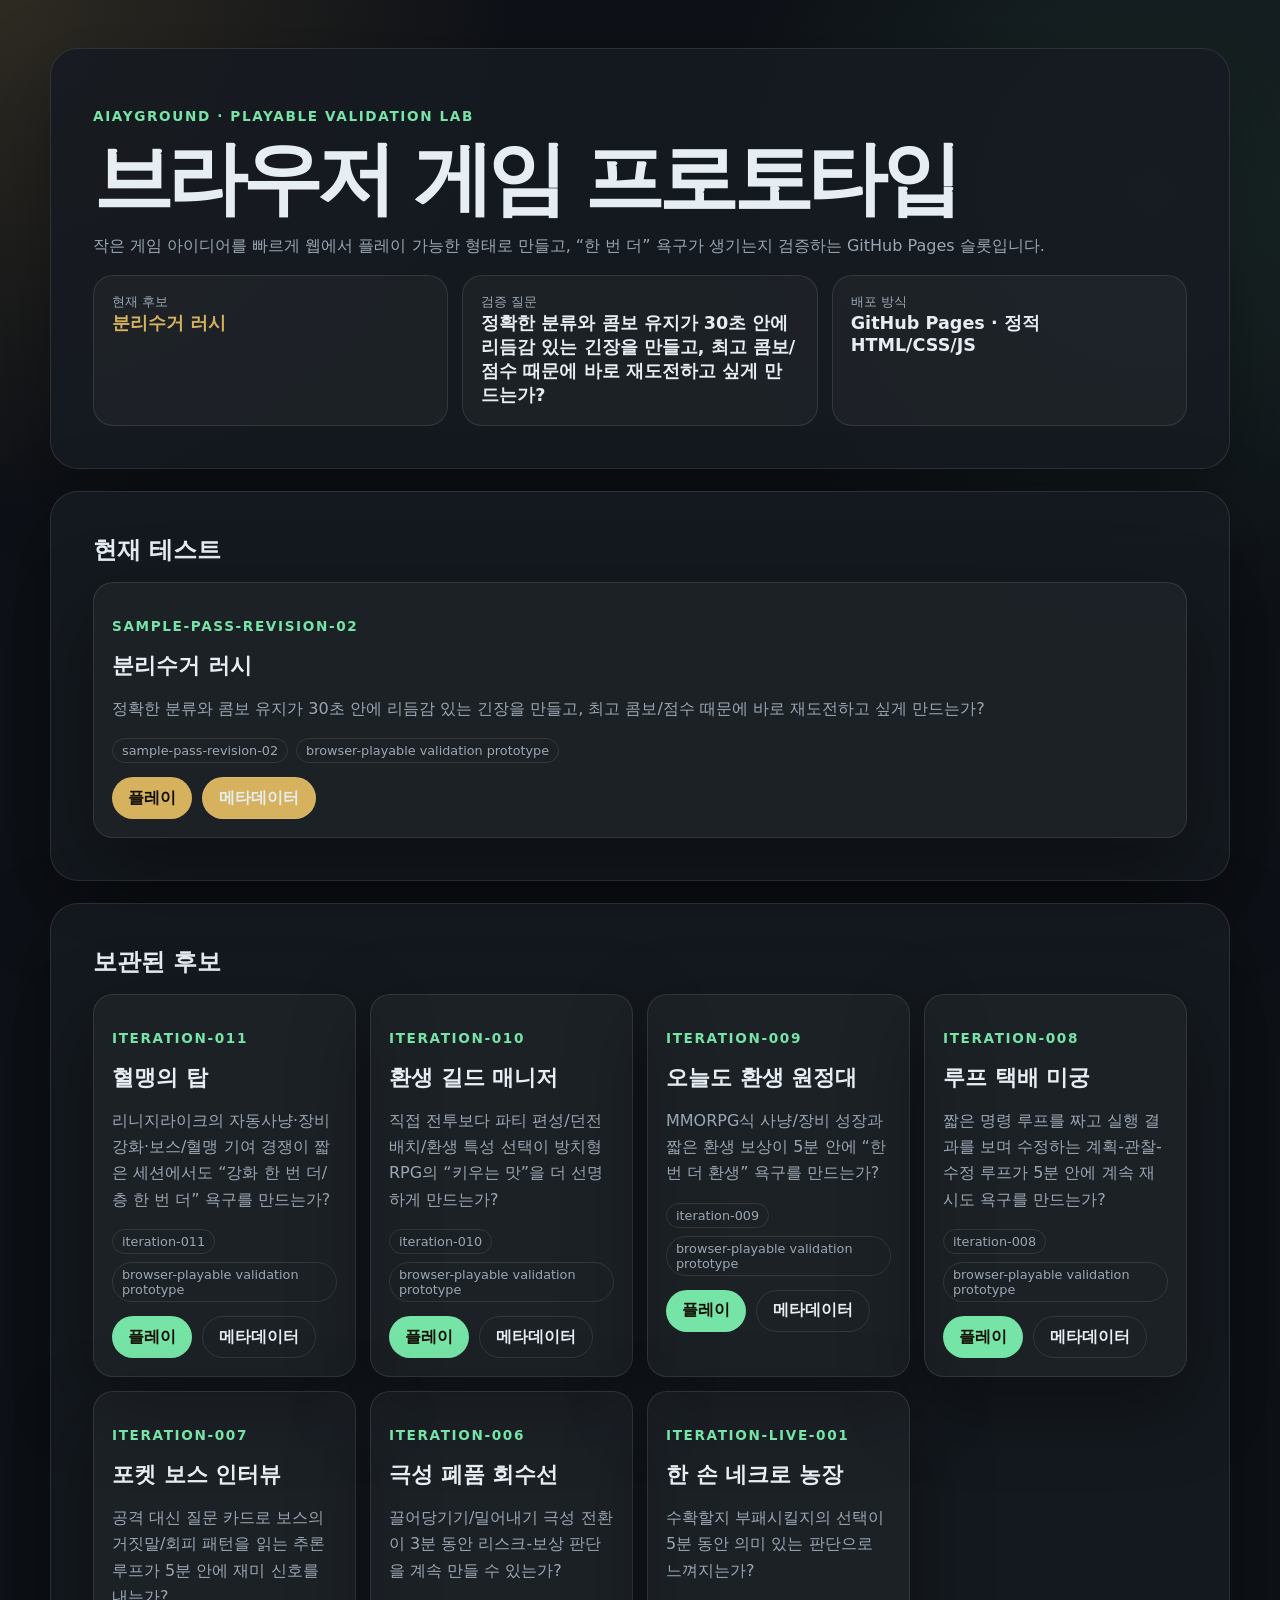
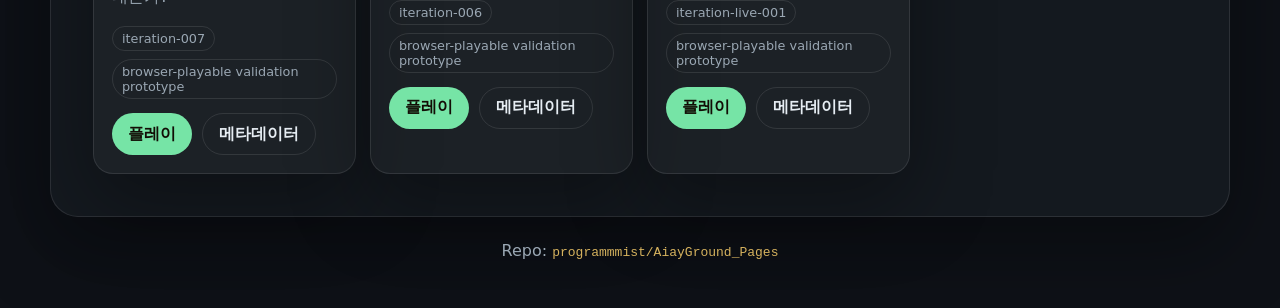
<file: index.html>
<!doctype html>
<html lang="ko">
<head>
<meta charset="utf-8"/>
<meta name="viewport" content="width=device-width, initial-scale=1, viewport-fit=cover"/>
<title>AiayGround Pages</title>
<meta name="description" content="AiayGround 브라우저 플레이어블 게임 프로토타입 검증 페이지"/>
<style>
:root{color-scheme:dark;--bg:#0e1117;--text:#e6edf3;--muted:#9aa7b3;--accent:#76e4a6;--gold:#d6b25e;--border:rgba(255,255,255,.1);font-family:ui-sans-serif,system-ui,-apple-system,BlinkMacSystemFont,"Segoe UI",sans-serif}*{box-sizing:border-box}body{margin:0;background:radial-gradient(circle at top left,rgba(214,178,94,.16),transparent 32rem),radial-gradient(circle at 90% 10%,rgba(118,228,166,.11),transparent 28rem),var(--bg);color:var(--text)}main{width:min(1180px,calc(100% - 32px));margin:0 auto;padding:48px 0}.hero,.section,.proto{border:1px solid var(--border);background:rgba(22,27,34,.88);border-radius:28px;box-shadow:0 28px 80px rgba(0,0,0,.35)}.hero,.section{padding:clamp(22px,4vw,42px)}.eyebrow{color:var(--accent);font-size:.85rem;font-weight:900;letter-spacing:.12em;text-transform:uppercase}h1{margin:12px 0;font-size:clamp(2.4rem,8vw,5rem);line-height:.95;letter-spacing:-.07em}h2{margin:0 0 16px}p{color:var(--muted);line-height:1.65}.status,.grid{display:grid;grid-template-columns:repeat(auto-fit,minmax(240px,1fr));gap:14px}.card,.proto{padding:18px;border:1px solid var(--border);border-radius:20px;background:rgba(255,255,255,.035)}.label{color:var(--muted);font-size:.8rem}.value{font-weight:900;font-size:1.1rem}.next{color:var(--gold)}.section{margin-top:22px}.proto h3{margin:0 0 8px;font-size:1.35rem}.tags{display:flex;gap:8px;flex-wrap:wrap;margin:12px 0}.tag{border:1px solid var(--border);border-radius:999px;padding:4px 9px;color:var(--muted);font-size:.8rem}.actions{display:flex;gap:10px;flex-wrap:wrap;margin-top:14px}a.button{display:inline-flex;align-items:center;justify-content:center;min-height:42px;border-radius:999px;padding:0 16px;color:#120d05;background:var(--accent);text-decoration:none;font-weight:900}.featured a.button{background:var(--gold)}a.secondary{color:var(--text);background:transparent;border:1px solid var(--border)}code{color:var(--gold)}footer{text-align:center;color:var(--muted);padding-top:24px}
</style>
</head>
<body><main>
<section class="hero">
  <p class="eyebrow">AiayGround · playable validation lab</p>
  <h1>브라우저 게임 프로토타입</h1>
  <p>작은 게임 아이디어를 빠르게 웹에서 플레이 가능한 형태로 만들고, “한 번 더” 욕구가 생기는지 검증하는 GitHub Pages 슬롯입니다.</p>
  <div class="status">
    <div class="card"><div class="label">현재 후보</div><div class="value next">분리수거 러시</div></div>
    <div class="card"><div class="label">검증 질문</div><div class="value">정확한 분류와 콤보 유지가 30초 안에 리듬감 있는 긴장을 만들고, 최고 콤보/점수 때문에 바로 재도전하고 싶게 만드는가?</div></div>
    <div class="card"><div class="label">배포 방식</div><div class="value">GitHub Pages · 정적 HTML/CSS/JS</div></div>
  </div>
</section>
<section class="section">
  <h2>현재 테스트</h2>
  <div class="grid"><article class="proto featured">
  <p class="eyebrow">sample-pass-revision-02</p>
  <h3>분리수거 러시</h3>
  <p>정확한 분류와 콤보 유지가 30초 안에 리듬감 있는 긴장을 만들고, 최고 콤보/점수 때문에 바로 재도전하고 싶게 만드는가?</p>
  <div class="tags"><span class="tag">sample-pass-revision-02</span><span class="tag">browser-playable validation prototype</span></div>
  <div class="actions"><a class="button" href="./prototypes/sample-trash-sort-rush/">플레이</a><a class="button secondary" href="./prototypes/sample-trash-sort-rush/prototype.meta.json">메타데이터</a></div>
</article></div>
</section>
<section class="section">
  <h2>보관된 후보</h2>
  <div class="grid"><article class="proto">
  <p class="eyebrow">iteration-011</p>
  <h3>혈맹의 탑</h3>
  <p>리니지라이크의 자동사냥·장비강화·보스/혈맹 기여 경쟁이 짧은 세션에서도 “강화 한 번 더/층 한 번 더” 욕구를 만드는가?</p>
  <div class="tags"><span class="tag">iteration-011</span><span class="tag">browser-playable validation prototype</span></div>
  <div class="actions"><a class="button" href="./prototypes/blood-oath-idle/">플레이</a><a class="button secondary" href="./prototypes/blood-oath-idle/prototype.meta.json">메타데이터</a></div>
</article><article class="proto">
  <p class="eyebrow">iteration-010</p>
  <h3>환생 길드 매니저</h3>
  <p>직접 전투보다 파티 편성/던전 배치/환생 특성 선택이 방치형 RPG의 “키우는 맛”을 더 선명하게 만드는가?</p>
  <div class="tags"><span class="tag">iteration-010</span><span class="tag">browser-playable validation prototype</span></div>
  <div class="actions"><a class="button" href="./prototypes/rebirth-guild-manager/">플레이</a><a class="button secondary" href="./prototypes/rebirth-guild-manager/prototype.meta.json">메타데이터</a></div>
</article><article class="proto">
  <p class="eyebrow">iteration-009</p>
  <h3>오늘도 환생 원정대</h3>
  <p>MMORPG식 사냥/장비 성장과 짧은 환생 보상이 5분 안에 “한 번 더 환생” 욕구를 만드는가?</p>
  <div class="tags"><span class="tag">iteration-009</span><span class="tag">browser-playable validation prototype</span></div>
  <div class="actions"><a class="button" href="./prototypes/rebirth-raid-idle/">플레이</a><a class="button secondary" href="./prototypes/rebirth-raid-idle/prototype.meta.json">메타데이터</a></div>
</article><article class="proto">
  <p class="eyebrow">iteration-008</p>
  <h3>루프 택배 미궁</h3>
  <p>짧은 명령 루프를 짜고 실행 결과를 보며 수정하는 계획-관찰-수정 루프가 5분 안에 계속 재시도 욕구를 만드는가?</p>
  <div class="tags"><span class="tag">iteration-008</span><span class="tag">browser-playable validation prototype</span></div>
  <div class="actions"><a class="button" href="./prototypes/loop-courier/">플레이</a><a class="button secondary" href="./prototypes/loop-courier/prototype.meta.json">메타데이터</a></div>
</article><article class="proto">
  <p class="eyebrow">iteration-007</p>
  <h3>포켓 보스 인터뷰</h3>
  <p>공격 대신 질문 카드로 보스의 거짓말/회피 패턴을 읽는 추론 루프가 5분 안에 재미 신호를 내는가?</p>
  <div class="tags"><span class="tag">iteration-007</span><span class="tag">browser-playable validation prototype</span></div>
  <div class="actions"><a class="button" href="./prototypes/boss-interview/">플레이</a><a class="button secondary" href="./prototypes/boss-interview/prototype.meta.json">메타데이터</a></div>
</article><article class="proto">
  <p class="eyebrow">iteration-006</p>
  <h3>극성 폐품 회수선</h3>
  <p>끌어당기기/밀어내기 극성 전환이 3분 동안 리스크-보상 판단을 계속 만들 수 있는가?</p>
  <div class="tags"><span class="tag">iteration-006</span><span class="tag">browser-playable validation prototype</span></div>
  <div class="actions"><a class="button" href="./prototypes/polarity-salvage/">플레이</a><a class="button secondary" href="./prototypes/polarity-salvage/prototype.meta.json">메타데이터</a></div>
</article><article class="proto">
  <p class="eyebrow">iteration-live-001</p>
  <h3>한 손 네크로 농장</h3>
  <p>수확할지 부패시킬지의 선택이 5분 동안 의미 있는 판단으로 느껴지는가?</p>
  <div class="tags"><span class="tag">iteration-live-001</span><span class="tag">browser-playable validation prototype</span></div>
  <div class="actions"><a class="button" href="./prototypes/one-hand-necro-farm/">플레이</a><a class="button secondary" href="./prototypes/one-hand-necro-farm/prototype.meta.json">메타데이터</a></div>
</article></div>
</section>
<footer>Repo: <code>programmmist/AiayGround_Pages</code></footer>
</main></body></html>
</file>
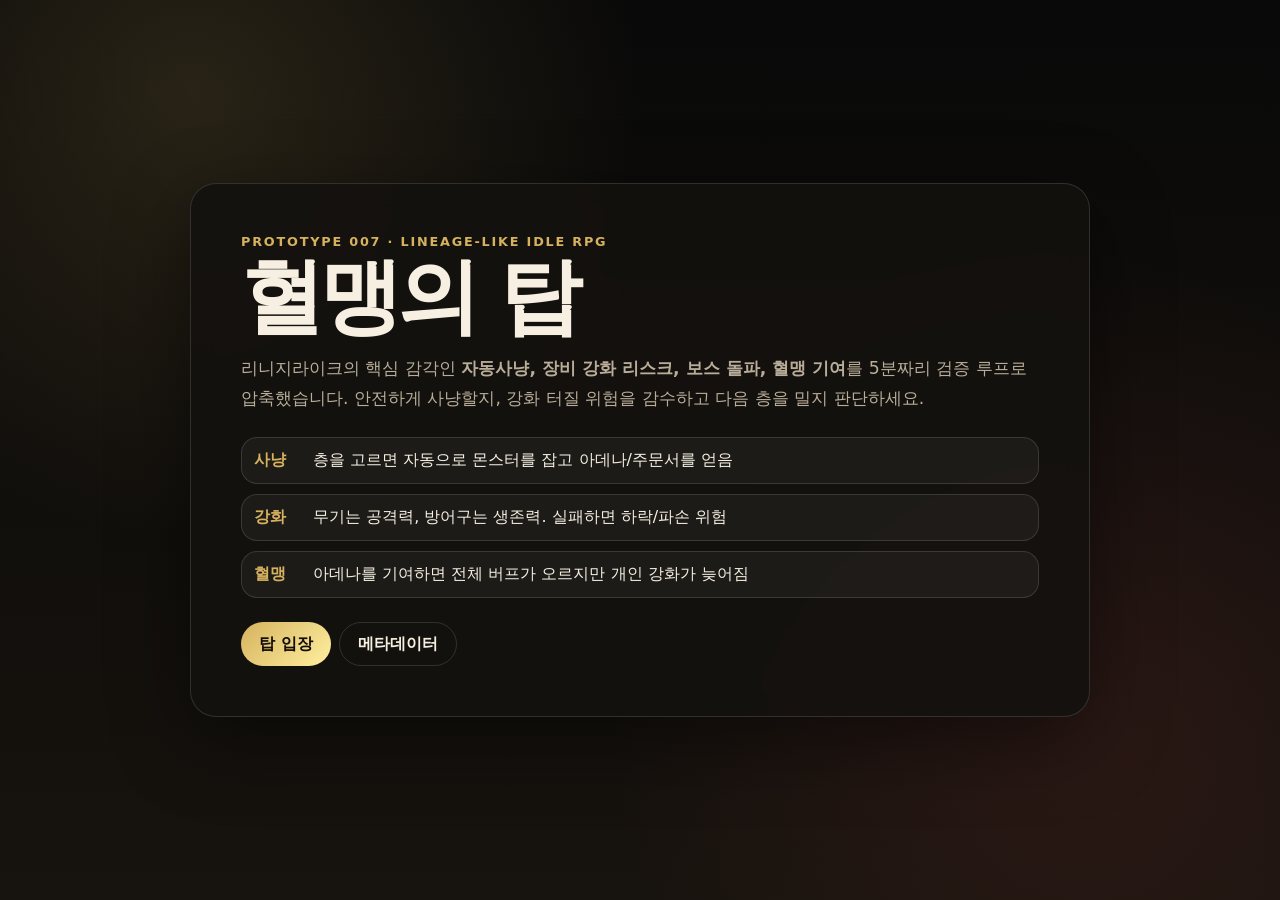
<file: prototypes/blood-oath-idle/index.html>
<!doctype html><html lang="ko"><head><meta charset="utf-8"/><meta name="viewport" content="width=device-width, initial-scale=1, viewport-fit=cover"/><title>혈맹의 탑 · AiayGround</title><meta name="description" content="리니지라이크 자동사냥/장비강화/혈맹 기여 프로토타입"/><link rel="stylesheet" href="./style.css"/></head><body><main class="shell">
<section id="startScreen" class="screen screen-active panel start"><p class="eyebrow">prototype 007 · lineage-like idle RPG</p><h1>혈맹의 탑</h1><p class="lead">리니지라이크의 핵심 감각인 <strong>자동사냥, 장비 강화 리스크, 보스 돌파, 혈맹 기여</strong>를 5분짜리 검증 루프로 압축했습니다. 안전하게 사냥할지, 강화 터질 위험을 감수하고 다음 층을 밀지 판단하세요.</p><div class="rules"><div><span>사냥</span> 층을 고르면 자동으로 몬스터를 잡고 아데나/주문서를 얻음</div><div><span>강화</span> 무기는 공격력, 방어구는 생존력. 실패하면 하락/파손 위험</div><div><span>혈맹</span> 아데나를 기여하면 전체 버프가 오르지만 개인 강화가 늦어짐</div></div><button id="startButton" class="primary">탑 입장</button><a class="secondary" href="./prototype.meta.json">메타데이터</a></section>
<section id="gameScreen" class="screen game"><section class="panel main"><div class="top"><div><span>시간</span><strong id="timeText">05:00</strong></div><div><span>전투력</span><strong id="powerText">0</strong></div><div><span>아데나</span><strong id="goldText">0</strong></div><div><span>혈맹</span><strong id="clanText">Lv.0</strong></div></div><div class="field"><div id="knight">🧝‍♂️</div><div class="enemy"><span id="enemyName">해골 병사</span><div class="bar"><i id="enemyHp"></i></div></div><p id="combatText">탑 1층 자동사냥 중</p></div><div class="log" id="log">입장 대기 중</div></section><aside class="panel side"><h2>사냥터</h2><div id="floors" class="floors"></div><h2>성장</h2><div class="buttons"><button id="weaponButton">무기 강화</button><button id="armorButton">방어구 강화</button><button id="bossButton">보스 도전</button><button id="clanButton">혈맹 기여</button></div><div class="stats"><div><span>무기</span><strong id="weaponText">+0</strong></div><div><span>방어구</span><strong id="armorText">+0</strong></div><div><span>주문서</span><strong id="scrollText">0</strong></div><div><span>최고층</span><strong id="bestText">1</strong></div><div><span>보스</span><strong id="bossText">0</strong></div><div><span>파손</span><strong id="breakText">0</strong></div></div><p class="hint">무기 +3 이후부터 실패 시 파손될 수 있습니다. 이 리스크가 “한 번 더”를 만드는지 보는 프로토타입입니다.</p></aside></section>
<section id="resultScreen" class="screen panel result"><p class="eyebrow">tower report</p><h1 id="resultTitle">탑 원정 리포트</h1><p id="resultSummary" class="lead"></p><div id="resultStats" class="resultStats"></div><pre id="resultJson"></pre><div class="actions"><button id="retryButton" class="primary">다시 입장</button><a class="secondary" href="../../">목록으로</a></div></section>
</main><script src="./game.js"></script></body></html>
</file>
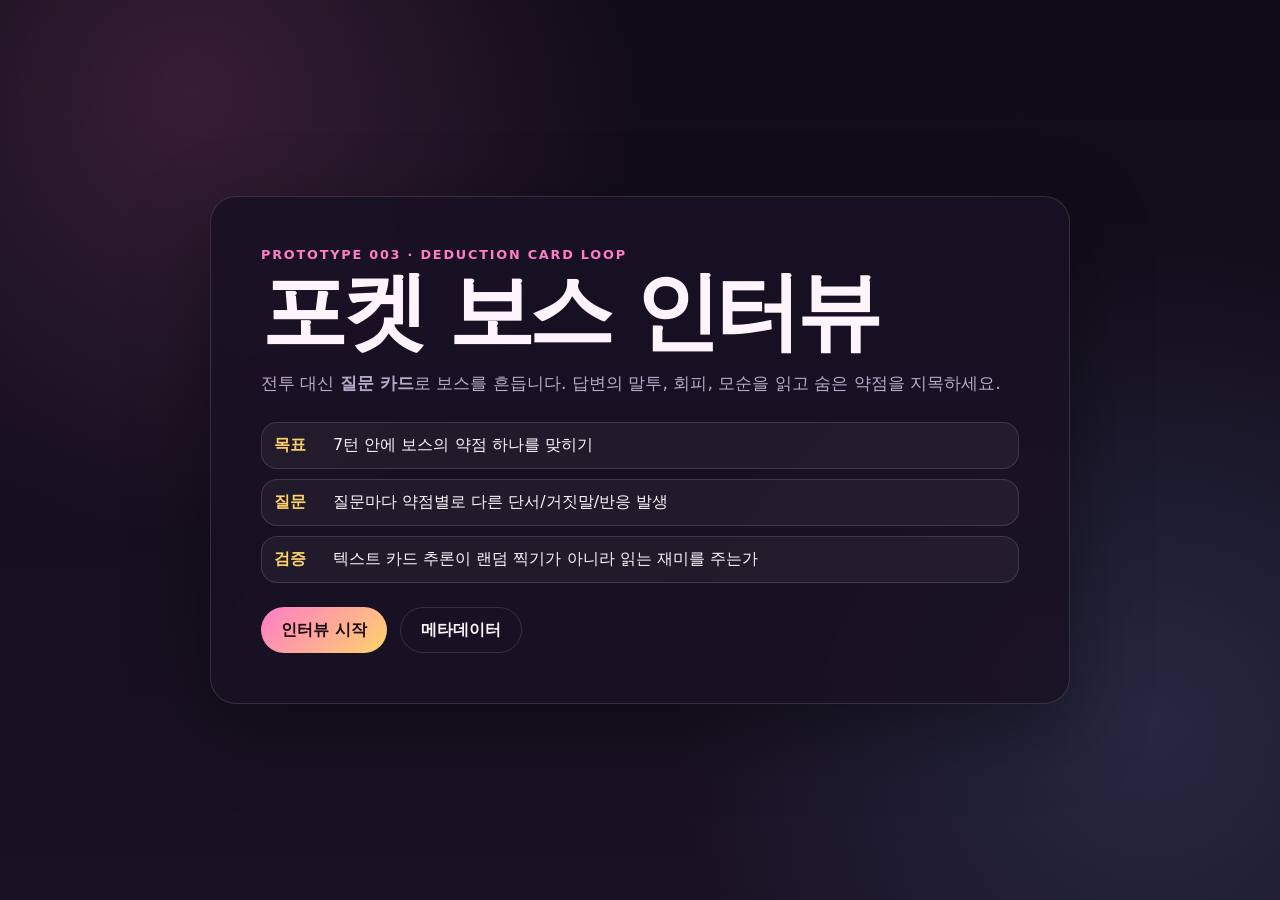
<file: prototypes/boss-interview/index.html>
<!doctype html>
<html lang="ko">
  <head>
    <meta charset="utf-8" />
    <meta name="viewport" content="width=device-width, initial-scale=1, viewport-fit=cover" />
    <title>포켓 보스 인터뷰 · AiayGround</title>
    <meta name="description" content="질문 카드로 보스의 약점을 추론하는 브라우저 프로토타입" />
    <link rel="stylesheet" href="./style.css" />
  </head>
  <body>
    <main class="shell">
      <section id="startScreen" class="screen screen-active panel start">
        <p class="eyebrow">prototype 003 · deduction card loop</p>
        <h1>포켓 보스 인터뷰</h1>
        <p class="lead">전투 대신 <strong>질문 카드</strong>로 보스를 흔듭니다. 답변의 말투, 회피, 모순을 읽고 숨은 약점을 지목하세요.</p>
        <div class="rules">
          <div><span>목표</span> 7턴 안에 보스의 약점 하나를 맞히기</div>
          <div><span>질문</span> 질문마다 약점별로 다른 단서/거짓말/반응 발생</div>
          <div><span>검증</span> 텍스트 카드 추론이 랜덤 찍기가 아니라 읽는 재미를 주는가</div>
        </div>
        <button id="startButton" class="primary">인터뷰 시작</button>
        <a class="secondary" href="./prototype.meta.json">메타데이터</a>
      </section>

      <section id="gameScreen" class="screen game">
        <aside class="panel boss">
          <p class="eyebrow">target boss</p>
          <h2 id="bossName">보스</h2>
          <p id="bossBio"></p>
          <div class="meters">
            <div><span>남은 턴</span><strong id="turnText">7</strong></div>
            <div><span>압박</span><strong id="pressureText">0</strong></div>
            <div><span>모순</span><strong id="contradictionText">0</strong></div>
          </div>
          <div class="weaknesses">
            <button data-accuse="pride">자존심</button>
            <button data-accuse="fear">두려움</button>
            <button data-accuse="greed">탐욕</button>
          </div>
          <p class="hint">확신이 생기면 약점을 지목하세요. 틀리면 즉시 실패합니다.</p>
        </aside>
        <section class="panel table">
          <div id="dialogue" class="dialogue"></div>
          <div id="cards" class="cards"></div>
          <div class="notes">
            <h3>증거 메모</h3>
            <ul id="evidenceList"></ul>
          </div>
        </section>
      </section>

      <section id="resultScreen" class="screen panel result">
        <p class="eyebrow">interview report</p>
        <h1 id="resultTitle">결과</h1>
        <p id="resultSummary" class="lead"></p>
        <div id="resultStats" class="stats"></div>
        <pre id="resultJson"></pre>
        <div class="actions">
          <button id="retryButton" class="primary">다시 인터뷰</button>
          <a class="secondary" href="../../">목록으로</a>
        </div>
      </section>
    </main>
    <script src="./game.js"></script>
  </body>
</html>
</file>
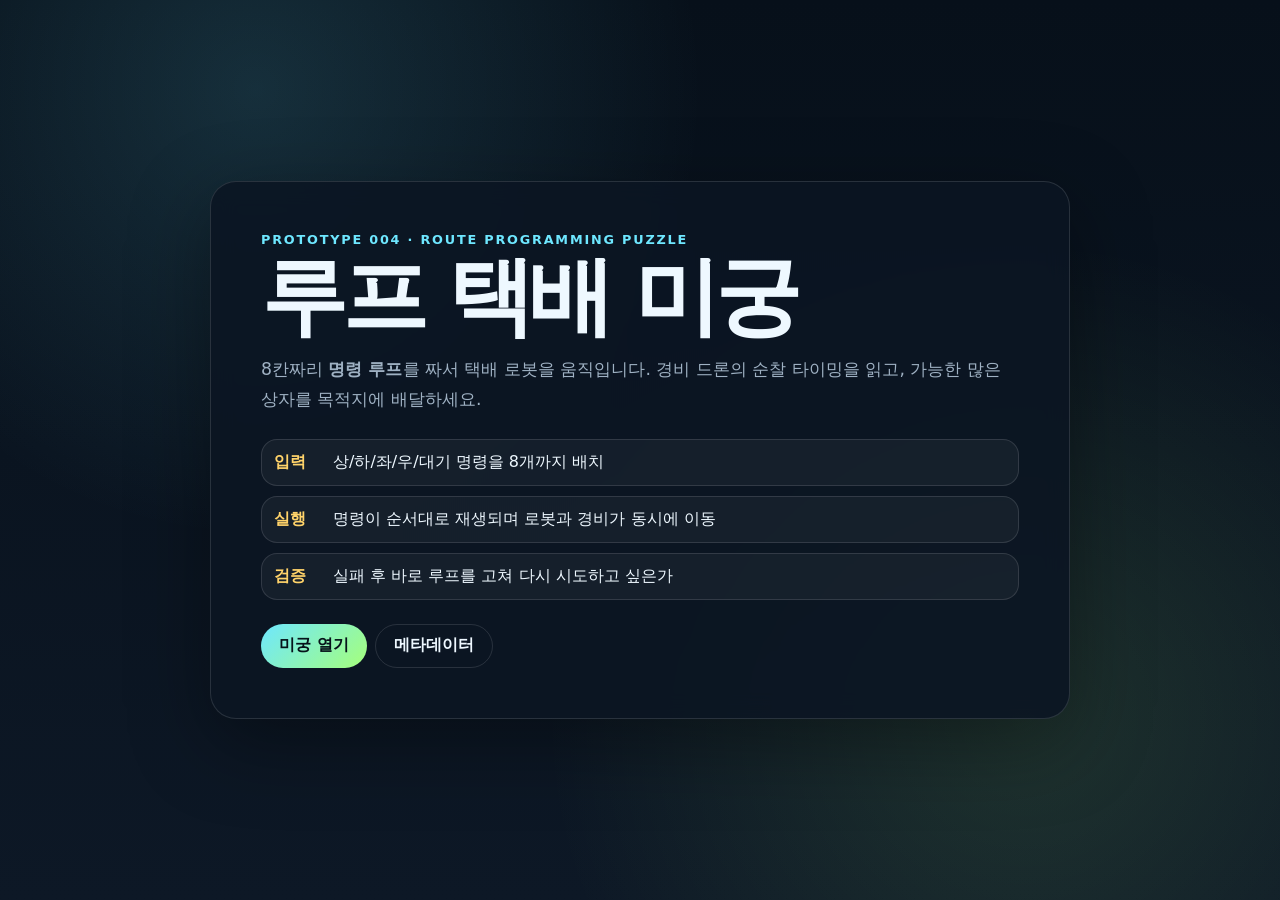
<file: prototypes/loop-courier/index.html>
<!doctype html>
<html lang="ko"><head><meta charset="utf-8"/><meta name="viewport" content="width=device-width, initial-scale=1, viewport-fit=cover"/><title>루프 택배 미궁 · AiayGround</title><meta name="description" content="명령 루프를 짜서 택배를 배달하는 브라우저 프로토타입"/><link rel="stylesheet" href="./style.css"/></head>
<body><main class="shell">
<section id="startScreen" class="screen screen-active panel start"><p class="eyebrow">prototype 004 · route programming puzzle</p><h1>루프 택배 미궁</h1><p class="lead">8칸짜리 <strong>명령 루프</strong>를 짜서 택배 로봇을 움직입니다. 경비 드론의 순찰 타이밍을 읽고, 가능한 많은 상자를 목적지에 배달하세요.</p><div class="rules"><div><span>입력</span> 상/하/좌/우/대기 명령을 8개까지 배치</div><div><span>실행</span> 명령이 순서대로 재생되며 로봇과 경비가 동시에 이동</div><div><span>검증</span> 실패 후 바로 루프를 고쳐 다시 시도하고 싶은가</div></div><button id="startButton" class="primary">미궁 열기</button><a class="secondary" href="./prototype.meta.json">메타데이터</a></section>
<section id="gameScreen" class="screen game"><section class="panel board-panel"><div class="hud"><div><span>시도</span><strong id="attemptText">1</strong></div><div><span>배달</span><strong id="deliveredText">0/3</strong></div><div><span>최고</span><strong id="bestText">0</strong></div><div><span>상태</span><strong id="stateText">편집</strong></div></div><div id="board" class="board"></div><div id="log" class="log">명령을 넣고 실행하세요.</div></section><aside class="panel editor"><h2>명령 루프</h2><div id="program" class="program"></div><div class="commands"><button data-cmd="U">↑</button><button data-cmd="D">↓</button><button data-cmd="L">←</button><button data-cmd="R">→</button><button data-cmd="W">대기</button></div><div class="actions"><button id="runButton" class="primary">실행</button><button id="clearButton" class="secondary">지우기</button><button id="resetButton" class="secondary">맵 리셋</button></div><p class="hint">팁: 경비는 매 턴 좌우/상하로 왕복합니다. 대기가 답일 때가 있습니다.</p></aside></section>
<section id="resultScreen" class="screen panel result"><p class="eyebrow">route report</p><h1 id="resultTitle">결과</h1><p id="resultSummary" class="lead"></p><div id="resultStats" class="stats"></div><pre id="resultJson"></pre><div class="actions"><button id="continueButton" class="primary">계속 수정</button><a class="secondary" href="../../">목록으로</a></div></section>
</main><script src="./game.js"></script></body></html>
</file>
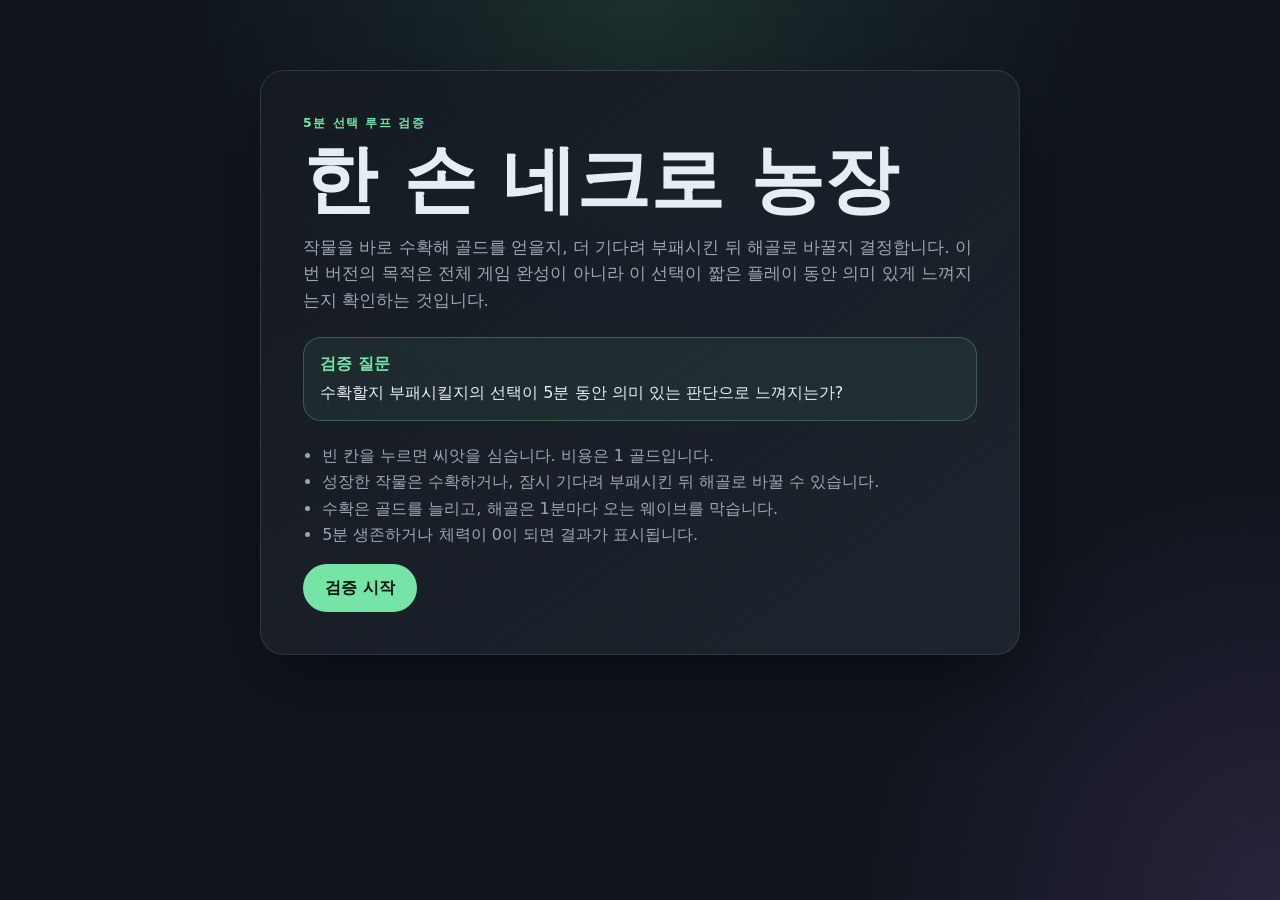
<file: prototypes/one-hand-necro-farm/index.html>
<!doctype html>
<html lang="ko">
  <head>
    <meta charset="utf-8" />
    <meta name="viewport" content="width=device-width, initial-scale=1, viewport-fit=cover" />
    <title>한 손 네크로 농장</title>
    <meta name="description" content="수확/부패 선택 검증용 5분 브라우저 프로토타입" />
    <link rel="stylesheet" href="./style.css" />
  </head>
  <body>
    <main id="app" class="app">
      <section id="startScreen" class="screen screen-active">
        <div class="panel intro-panel">
          <p class="eyebrow">5분 선택 루프 검증</p>
          <h1>한 손 네크로 농장</h1>
          <p class="lead">
            작물을 바로 수확해 골드를 얻을지, 더 기다려 부패시킨 뒤 해골로 바꿀지 결정합니다.
            이번 버전의 목적은 전체 게임 완성이 아니라 이 선택이 짧은 플레이 동안 의미 있게 느껴지는지 확인하는 것입니다.
          </p>
          <div class="goal-card">
            <strong>검증 질문</strong>
            <span>수확할지 부패시킬지의 선택이 5분 동안 의미 있는 판단으로 느껴지는가?</span>
          </div>
          <ul class="rules">
            <li>빈 칸을 누르면 씨앗을 심습니다. 비용은 1 골드입니다.</li>
            <li>성장한 작물은 수확하거나, 잠시 기다려 부패시킨 뒤 해골로 바꿀 수 있습니다.</li>
            <li>수확은 골드를 늘리고, 해골은 1분마다 오는 웨이브를 막습니다.</li>
            <li>5분 생존하거나 체력이 0이 되면 결과가 표시됩니다.</li>
          </ul>
          <button id="startButton" class="primary-button">검증 시작</button>
        </div>
      </section>

      <section id="gameScreen" class="screen">
        <header class="topbar">
          <div>
            <p class="eyebrow">one-hand necro farm</p>
            <h1>한 손 네크로 농장</h1>
          </div>
          <button id="restartTopButton" class="ghost-button">재시작</button>
        </header>

        <section class="hud panel">
          <div class="hud-item"><span>시간</span><strong id="timeText">05:00</strong></div>
          <div class="hud-item"><span>다음 웨이브</span><strong id="waveText">01:00</strong></div>
          <div class="hud-item"><span>체력</span><strong id="healthText">10</strong></div>
          <div class="hud-item"><span>골드</span><strong id="goldText">6</strong></div>
          <div class="hud-item"><span>해골</span><strong id="skeletonText">0</strong></div>
        </section>

        <section class="play-area">
          <div class="panel board-panel">
            <div class="board-header">
              <div>
                <h2>농장 3x3</h2>
                <p id="hintText">빈 칸을 눌러 씨앗을 심으세요.</p>
              </div>
            </div>
            <div id="grid" class="grid" aria-label="3x3 농장 그리드"></div>
          </div>

          <aside class="panel side-panel">
            <h2>웨이브 압박</h2>
            <div class="lane">
              <div id="enemyMarker" class="enemy-marker">👾</div>
            </div>
            <p id="waveLog" class="wave-log">첫 웨이브까지 준비하세요.</p>
            <h2>선택 기록</h2>
            <dl class="stats-list">
              <div><dt>심기</dt><dd id="plantedText">0</dd></div>
              <div><dt>수확</dt><dd id="harvestText">0</dd></div>
              <div><dt>부패 선택</dt><dd id="rotText">0</dd></div>
              <div><dt>막은 웨이브</dt><dd id="clearedText">0</dd></div>
            </dl>
          </aside>
        </section>
      </section>

      <section id="resultScreen" class="screen">
        <div class="panel result-panel">
          <p class="eyebrow">playtest result</p>
          <h1 id="resultTitle">결과</h1>
          <p id="resultSummary" class="lead"></p>
          <div id="resultStats" class="result-grid"></div>
          <label class="result-json-label" for="resultJson">결과 JSON</label>
          <textarea id="resultJson" readonly></textarea>
          <div class="actions">
            <button id="copyResultButton" class="primary-button">결과 복사</button>
            <button id="retryButton" class="ghost-button">다시 검증</button>
          </div>
        </div>
      </section>
    </main>
    <script src="./game.js" defer></script>
  </body>
</html>
</file>
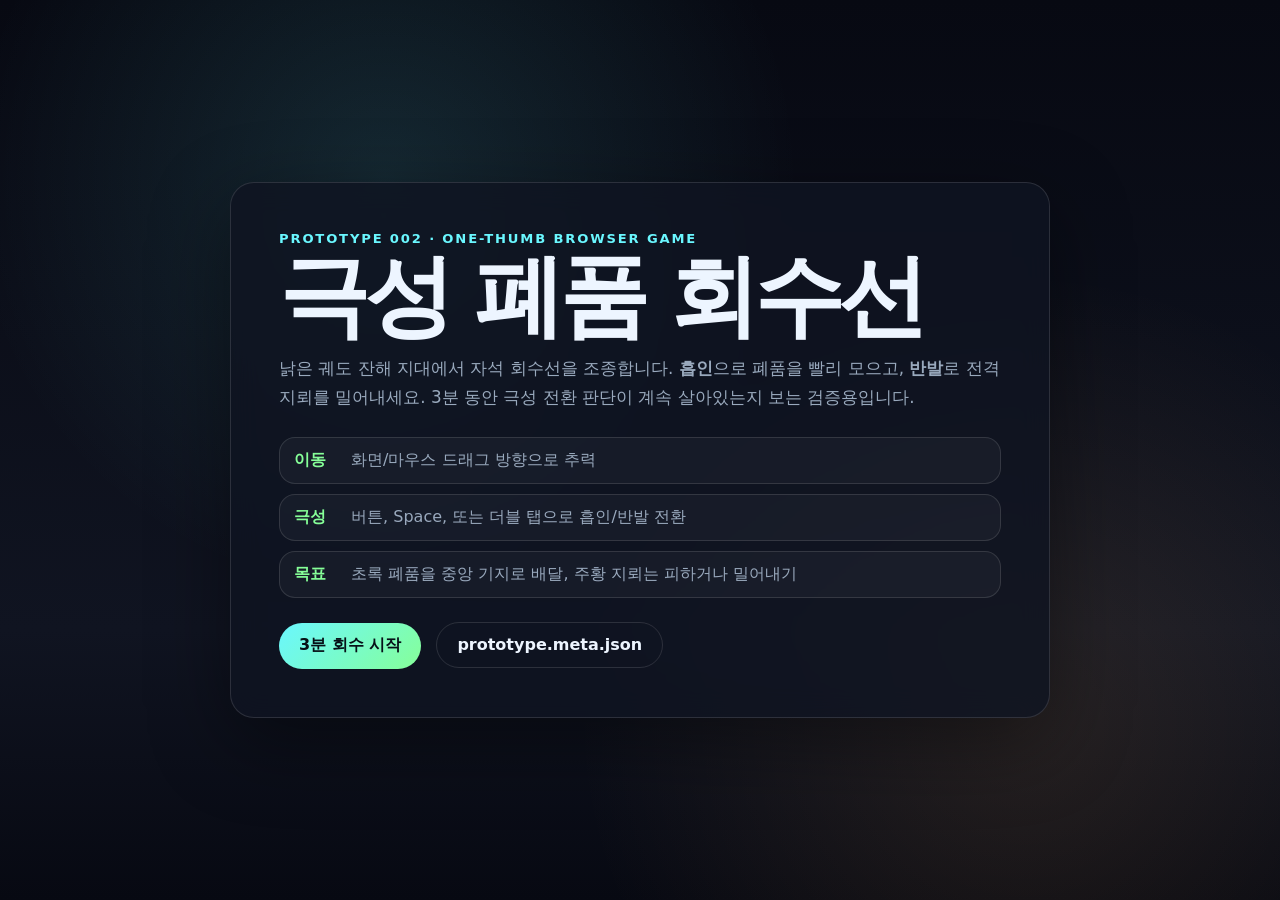
<file: prototypes/polarity-salvage/index.html>
<!doctype html>
<html lang="ko">
  <head>
    <meta charset="utf-8" />
    <meta name="viewport" content="width=device-width, initial-scale=1, viewport-fit=cover" />
    <title>극성 폐품 회수선 · AiayGround</title>
    <meta name="description" content="끌어당기기/밀어내기 극성 전환 검증용 브라우저 프로토타입" />
    <link rel="stylesheet" href="./style.css" />
  </head>
  <body>
    <main class="shell">
      <section id="startScreen" class="screen screen-active panel start-panel">
        <p class="eyebrow">prototype 002 · one-thumb browser game</p>
        <h1>극성 폐품 회수선</h1>
        <p class="lead">
          낡은 궤도 잔해 지대에서 자석 회수선을 조종합니다. <strong>흡인</strong>으로 폐품을 빨리 모으고,
          <strong>반발</strong>로 전격 지뢰를 밀어내세요. 3분 동안 극성 전환 판단이 계속 살아있는지 보는 검증용입니다.
        </p>
        <div class="howto">
          <div><span>이동</span> 화면/마우스 드래그 방향으로 추력</div>
          <div><span>극성</span> 버튼, Space, 또는 더블 탭으로 흡인/반발 전환</div>
          <div><span>목표</span> 초록 폐품을 중앙 기지로 배달, 주황 지뢰는 피하거나 밀어내기</div>
        </div>
        <button id="startButton" class="primary">3분 회수 시작</button>
        <a class="meta" href="./prototype.meta.json">prototype.meta.json</a>
      </section>

      <section id="gameScreen" class="screen game-screen">
        <div class="hud panel">
          <div><span>시간</span><strong id="timeText">03:00</strong></div>
          <div><span>점수</span><strong id="scoreText">0</strong></div>
          <div><span>선체</span><strong id="hullText">100</strong></div>
          <div><span>화물</span><strong id="cargoText">0/5</strong></div>
          <div><span>콤보</span><strong id="comboText">x1</strong></div>
        </div>
        <canvas id="gameCanvas" width="960" height="640" aria-label="극성 폐품 회수선 게임 화면"></canvas>
        <div class="controls panel">
          <button id="polarityButton" class="polarity attract">흡인</button>
          <p id="hintText">초록 폐품을 끌어당겨 중앙 기지에 배달하세요.</p>
        </div>
      </section>

      <section id="resultScreen" class="screen panel result-panel">
        <p class="eyebrow">run summary</p>
        <h1 id="resultTitle">회수 종료</h1>
        <p id="resultSummary" class="lead"></p>
        <div id="resultStats" class="stats"></div>
        <pre id="resultJson"></pre>
        <div class="actions">
          <button id="retryButton" class="primary">다시 3분</button>
          <a class="secondary" href="../../">목록으로</a>
        </div>
      </section>
    </main>
    <script src="./game.js"></script>
  </body>
</html>
</file>
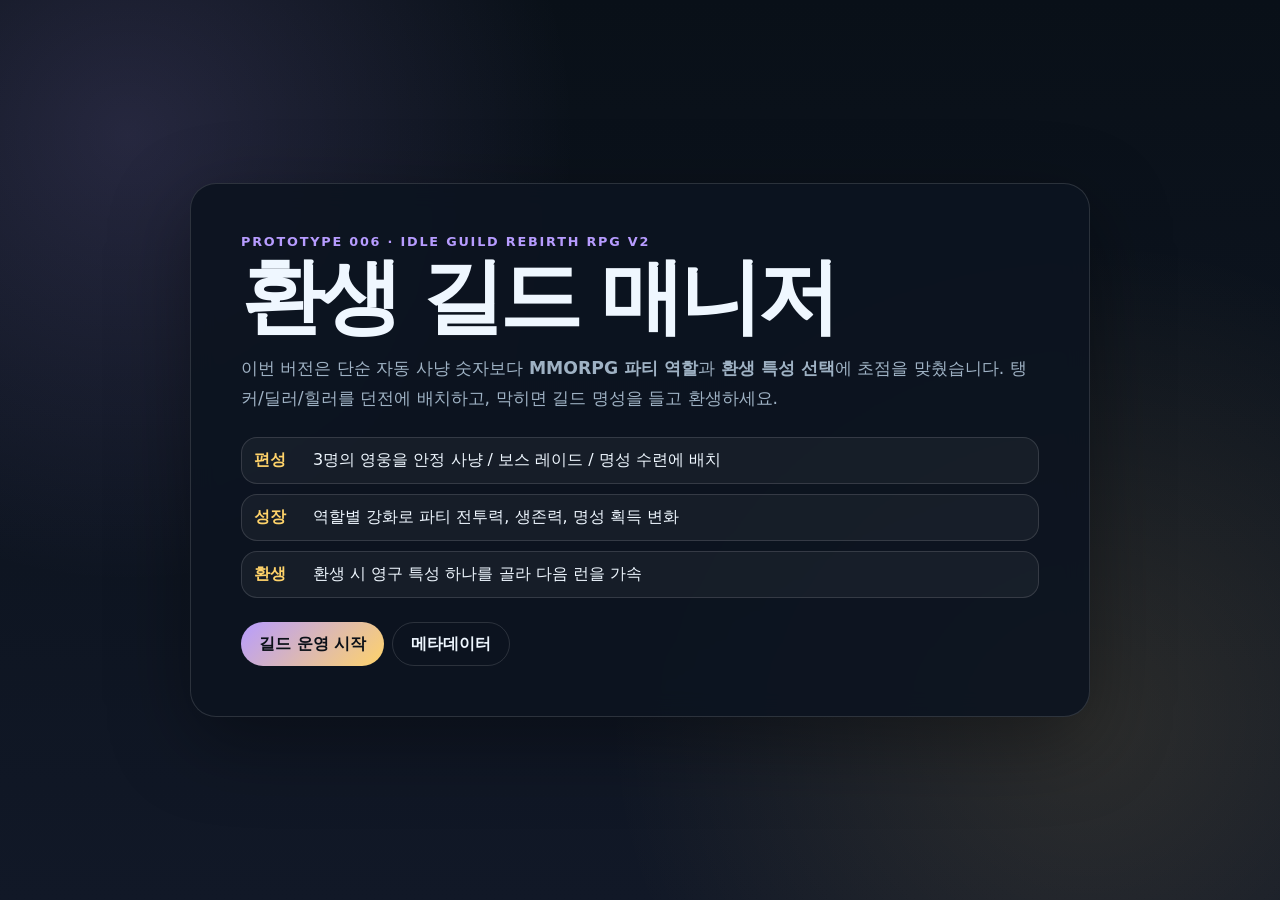
<file: prototypes/rebirth-guild-manager/index.html>
<!doctype html><html lang="ko"><head><meta charset="utf-8"/><meta name="viewport" content="width=device-width, initial-scale=1, viewport-fit=cover"/><title>환생 길드 매니저 · AiayGround</title><meta name="description" content="파티 편성/던전 배치/환생 특성 선택 방치형 RPG 프로토타입"/><link rel="stylesheet" href="./style.css"/></head><body><main class="shell">
<section id="startScreen" class="screen screen-active panel start"><p class="eyebrow">prototype 006 · idle guild rebirth RPG v2</p><h1>환생 길드 매니저</h1><p class="lead">이번 버전은 단순 자동 사냥 숫자보다 <strong>MMORPG 파티 역할</strong>과 <strong>환생 특성 선택</strong>에 초점을 맞췄습니다. 탱커/딜러/힐러를 던전에 배치하고, 막히면 길드 명성을 들고 환생하세요.</p><div class="rules"><div><span>편성</span> 3명의 영웅을 안정 사냥 / 보스 레이드 / 명성 수련에 배치</div><div><span>성장</span> 역할별 강화로 파티 전투력, 생존력, 명성 획득 변화</div><div><span>환생</span> 환생 시 영구 특성 하나를 골라 다음 런을 가속</div></div><button id="startButton" class="primary">길드 운영 시작</button><a class="secondary" href="./prototype.meta.json">메타데이터</a></section>
<section id="gameScreen" class="screen game"><section class="panel guild"><div class="top"><div><span>시간</span><strong id="timeText">05:00</strong></div><div><span>골드</span><strong id="goldText">0</strong></div><div><span>명성</span><strong id="fameText">0</strong></div><div><span>환생</span><strong id="rebirthText">0</strong></div></div><div class="party" id="party"></div><div class="dungeons"><h2>던전 배치</h2><div id="lanes"></div></div><div class="log" id="log">길드를 시작하세요.</div></section><aside class="panel side"><h2>강화</h2><div class="buttons"><button id="tankButton">탱커 훈련</button><button id="dpsButton">딜러 훈련</button><button id="healButton">힐러 훈련</button><button id="raidButton">레이드 도전</button></div><h2>환생 특성</h2><div id="blessings" class="blessings"></div><button id="rebirthButton" class="danger">길드 환생</button><div class="stats"><div><span>최고던전</span><strong id="bestText">1</strong></div><div><span>레이드</span><strong id="raidText">0</strong></div><div><span>전멸</span><strong id="wipeText">0</strong></div><div><span>전투력</span><strong id="powerText">0</strong></div></div><p class="hint">포인트: 환생 버튼을 누르면 현재 명성 일부로 영구 특성을 선택합니다. “지금 환생하면 다음 런이 빨라질까?”가 핵심 판단입니다.</p></aside></section>
<section id="resultScreen" class="screen panel result"><p class="eyebrow">guild report</p><h1 id="resultTitle">길드 리포트</h1><p id="resultSummary" class="lead"></p><div id="resultStats" class="resultStats"></div><pre id="resultJson"></pre><div class="actions"><button id="retryButton" class="primary">다시 운영</button><a class="secondary" href="../../">목록으로</a></div></section>
</main><script src="./game.js"></script></body></html>
</file>
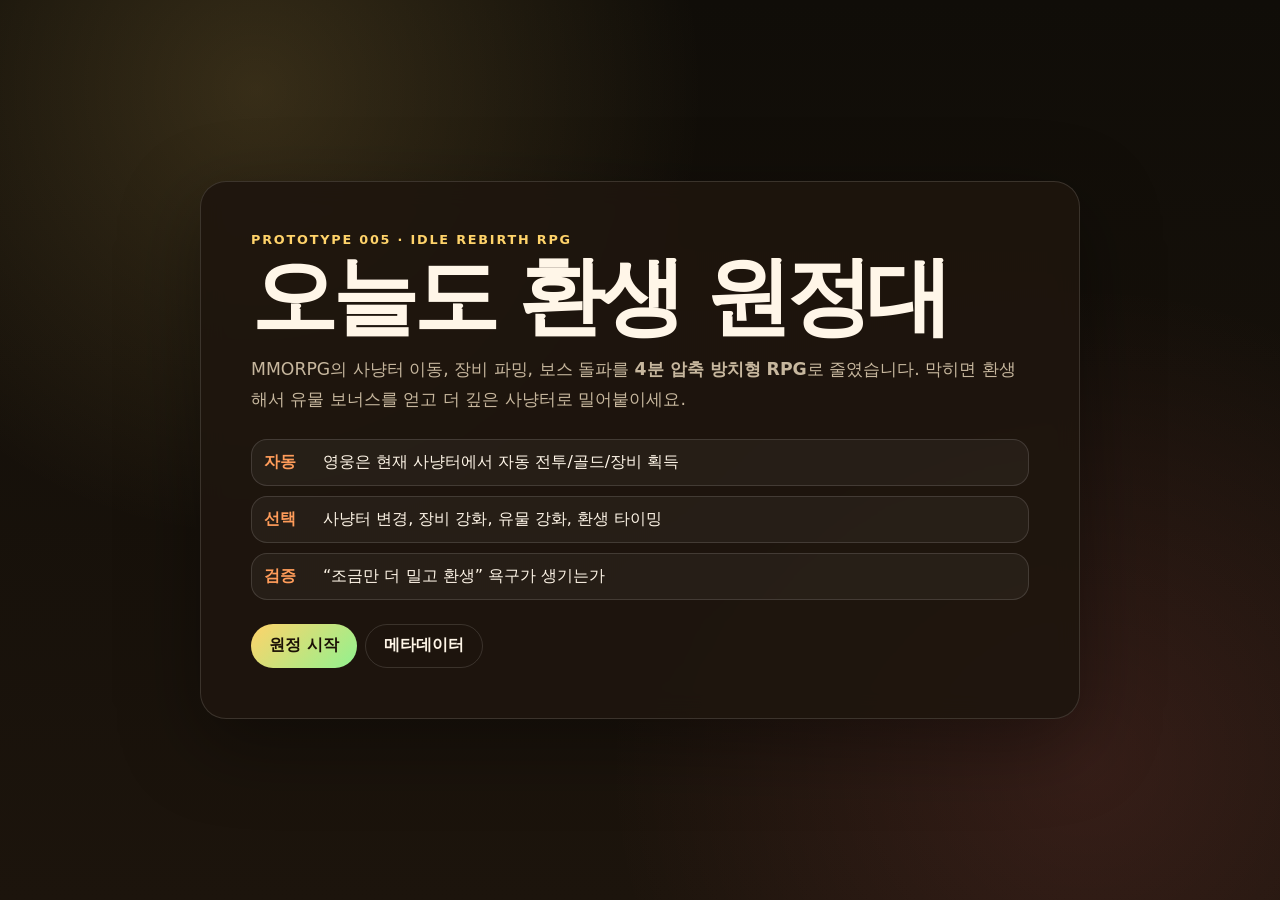
<file: prototypes/rebirth-raid-idle/index.html>
<!doctype html><html lang="ko"><head><meta charset="utf-8"/><meta name="viewport" content="width=device-width, initial-scale=1, viewport-fit=cover"/><title>오늘도 환생 원정대 · AiayGround</title><meta name="description" content="방치형 RPG 환생/키우기 루프 검증 프로토타입"/><link rel="stylesheet" href="./style.css"/></head><body><main class="shell">
<section id="startScreen" class="screen screen-active panel start"><p class="eyebrow">prototype 005 · idle rebirth RPG</p><h1>오늘도 환생 원정대</h1><p class="lead">MMORPG의 사냥터 이동, 장비 파밍, 보스 돌파를 <strong>4분 압축 방치형 RPG</strong>로 줄였습니다. 막히면 환생해서 유물 보너스를 얻고 더 깊은 사냥터로 밀어붙이세요.</p><div class="rules"><div><span>자동</span> 영웅은 현재 사냥터에서 자동 전투/골드/장비 획득</div><div><span>선택</span> 사냥터 변경, 장비 강화, 유물 강화, 환생 타이밍</div><div><span>검증</span> “조금만 더 밀고 환생” 욕구가 생기는가</div></div><button id="startButton" class="primary">원정 시작</button><a class="secondary" href="./prototype.meta.json">메타데이터</a></section>
<section id="gameScreen" class="screen game"><section class="panel hero"><div class="top"><div><span>시간</span><strong id="timeText">04:00</strong></div><div><span>전투력</span><strong id="powerText">10</strong></div><div><span>골드</span><strong id="goldText">0</strong></div><div><span>환생</span><strong id="rebirthText">0</strong></div></div><div class="avatar"><div id="heroSprite">🛡️</div><div class="bar"><i id="hpBar"></i></div><p id="combatText">원정 준비 중</p></div><div class="loot"><h3>최근 전리품</h3><ul id="lootList"></ul></div></section><aside class="panel controls"><h2>사냥터</h2><div id="zones" class="zones"></div><h2>성장</h2><div class="upgrades"><button id="trainButton">훈련 +공격</button><button id="gearButton">장비 강화</button><button id="relicButton">유물 강화</button><button id="rebirthButton" class="danger">환생</button></div><div class="stats"><div><span>레벨</span><strong id="levelText">1</strong></div><div><span>장비</span><strong id="gearText">1</strong></div><div><span>유물</span><strong id="relicText">0</strong></div><div><span>최고지역</span><strong id="bestZoneText">1</strong></div></div><p class="hint">환생하면 레벨/골드/장비는 초기화되지만 유물 포인트가 쌓여 전투력 배수가 오릅니다.</p></aside></section>
<section id="resultScreen" class="screen panel result"><p class="eyebrow">idle run report</p><h1 id="resultTitle">원정 종료</h1><p id="resultSummary" class="lead"></p><div id="resultStats" class="resultStats"></div><pre id="resultJson"></pre><div class="actions"><button id="retryButton" class="primary">다시 4분</button><a class="secondary" href="../../">목록으로</a></div></section>
</main><script src="./game.js"></script></body></html>
</file>
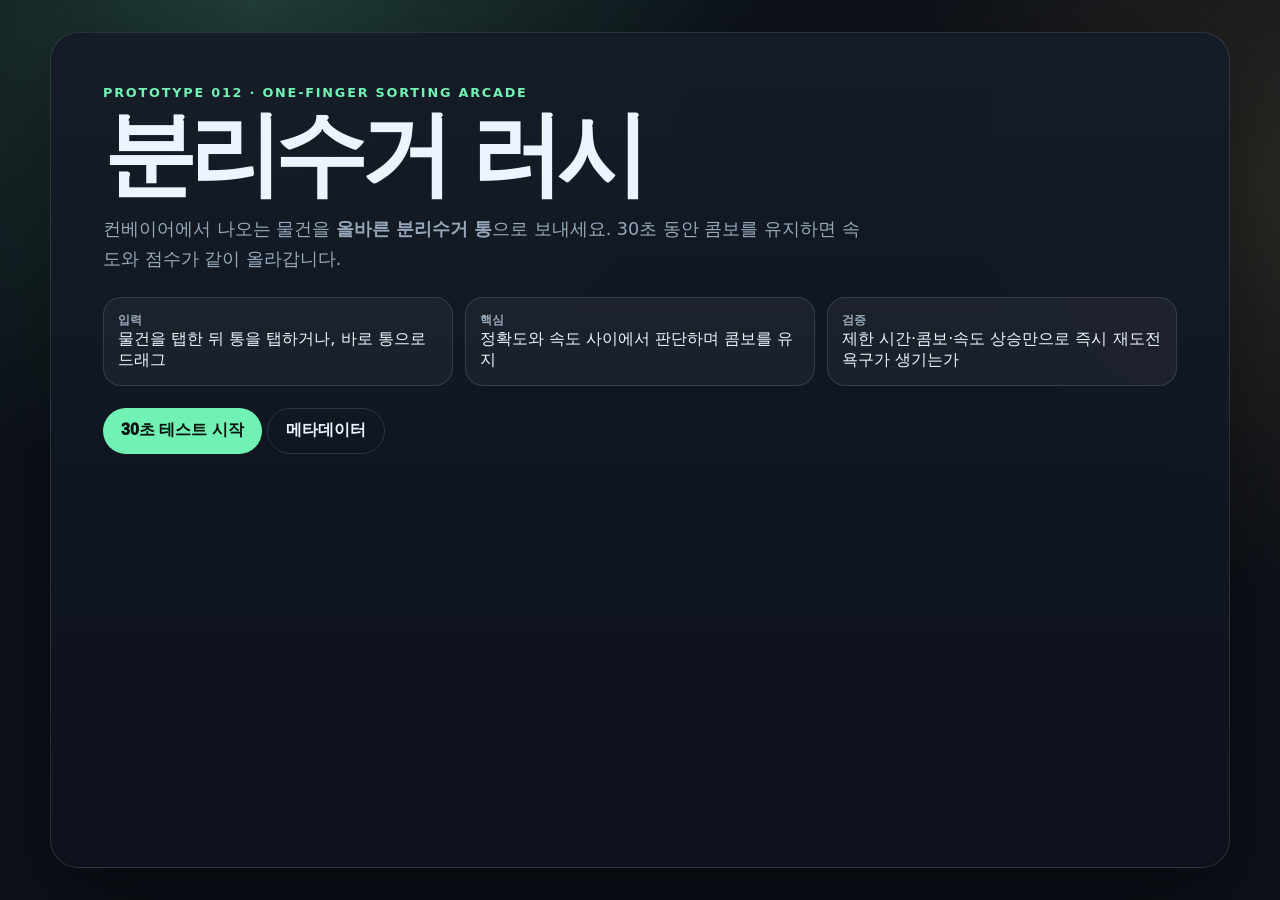
<file: prototypes/sample-trash-sort-rush/index.html>
<!doctype html>
<html lang="ko">
<head>
  <meta charset="utf-8" />
  <meta name="viewport" content="width=device-width, initial-scale=1, viewport-fit=cover" />
  <title>분리수거 러시 · AiayGround</title>
  <meta name="description" content="30초 동안 쓰레기를 올바른 통으로 빠르게 분류하는 브라우저 프로토타입" />
  <link rel="stylesheet" href="./style.css" />
</head>
<body>
  <main class="shell">
    <section id="startScreen" class="screen screen-active panel start">
      <p class="eyebrow">prototype 012 · one-finger sorting arcade</p>
      <h1>분리수거 러시</h1>
      <p class="lead">컨베이어에서 나오는 물건을 <strong>올바른 분리수거 통</strong>으로 보내세요. 30초 동안 콤보를 유지하면 속도와 점수가 같이 올라갑니다.</p>
      <div class="rules">
        <div><span>입력</span> 물건을 탭한 뒤 통을 탭하거나, 바로 통으로 드래그</div>
        <div><span>핵심</span> 정확도와 속도 사이에서 판단하며 콤보를 유지</div>
        <div><span>검증</span> 제한 시간·콤보·속도 상승만으로 즉시 재도전 욕구가 생기는가</div>
      </div>
      <button id="startButton" class="primary">30초 테스트 시작</button>
      <a class="secondary" href="./prototype.meta.json">메타데이터</a>
    </section>

    <section id="gameScreen" class="screen game">
      <section class="panel play-panel">
        <div class="hud">
          <div><span>시간</span><strong id="timeText">30.0</strong></div>
          <div><span>점수</span><strong id="scoreText">0</strong></div>
          <div><span>콤보</span><strong id="comboText">0</strong></div>
          <div><span>최고</span><strong id="bestText">0</strong></div>
        </div>
        <div class="belt-wrap">
          <div class="belt-label">컨베이어</div>
          <div id="belt" class="belt"><div id="item" class="item" draggable="true" aria-label="현재 물건"></div></div>
        </div>
        <div id="feedback" class="feedback">물건을 보고 맞는 통을 선택하세요.</div>
      </section>

      <aside class="panel bins-panel">
        <h2>분류 통</h2>
        <div id="bins" class="bins">
          <button class="bin" data-type="plastic"><span>♳</span><strong>플라스틱</strong></button>
          <button class="bin" data-type="paper"><span>▤</span><strong>종이</strong></button>
          <button class="bin" data-type="can"><span>◉</span><strong>캔</strong></button>
          <button class="bin" data-type="glass"><span>◇</span><strong>유리</strong></button>
        </div>
        <div class="actions">
          <button id="restartButton" class="secondary">즉시 재시작</button>
          <a class="secondary" href="../../">목록으로</a>
        </div>
        <p class="hint">콤보 5마다 컨베이어가 빨라지고, 오답은 콤보와 시간을 잃습니다.</p>
      </aside>
    </section>

    <section id="resultScreen" class="screen panel result">
      <p class="eyebrow">sorting report</p>
      <h1 id="resultTitle">결과</h1>
      <p id="resultSummary" class="lead"></p>
      <div id="resultStats" class="stats"></div>
      <pre id="resultJson"></pre>
      <div class="actions">
        <button id="againButton" class="primary">다시 30초</button>
        <a class="secondary" href="../../">목록으로</a>
      </div>
    </section>
  </main>
  <script src="./game.js"></script>
</body>
</html>
</file>
<file: prototypes/blood-oath-idle/style.css>
:root{color-scheme:dark;--bg:#090909;--panel:rgba(20,18,15,.93);--line:rgba(255,255,255,.13);--text:#f6efe2;--muted:#b9ad9a;--gold:#d6b25e;--red:#c94a4a;--green:#78d889;--blue:#7fa7ff;font-family:ui-sans-serif,system-ui,-apple-system,BlinkMacSystemFont,"Segoe UI",sans-serif}*{box-sizing:border-box}body{margin:0;min-height:100vh;background:radial-gradient(circle at 15% 10%,rgba(214,178,94,.15),transparent 28rem),radial-gradient(circle at 85% 80%,rgba(201,74,74,.12),transparent 30rem),linear-gradient(180deg,#090909,#17130e);color:var(--text)}button,a{font:inherit}.shell{width:min(1200px,calc(100% - 24px));min-height:100vh;margin:0 auto;padding:18px 0;display:grid;place-items:center}.screen{display:none;width:100%}.screen-active{display:block}.panel{border:1px solid var(--line);background:var(--panel);border-radius:26px;box-shadow:0 24px 80px rgba(0,0,0,.45);backdrop-filter:blur(12px)}.start,.result{max-width:900px;padding:clamp(22px,5vw,50px)}.eyebrow{margin:0 0 10px;color:var(--gold);font-size:.8rem;font-weight:900;letter-spacing:.14em;text-transform:uppercase}h1{margin:0 0 14px;font-size:clamp(2.5rem,9vw,5.2rem);line-height:.92;letter-spacing:-.06em}.lead{color:var(--muted);font-size:1.08rem;line-height:1.75}.rules{display:grid;gap:10px;margin:24px 0}.rules div,.top div,.stats div,.resultStats div{border:1px solid var(--line);border-radius:16px;background:rgba(255,255,255,.045);padding:12px}.rules span{display:inline-block;min-width:54px;color:var(--gold);font-weight:900}.primary,.secondary{display:inline-flex;align-items:center;justify-content:center;min-height:44px;border-radius:999px;padding:0 18px;text-decoration:none;font-weight:900;cursor:pointer}.primary{border:0;color:#130d05;background:linear-gradient(135deg,var(--gold),#fff0a0)}.secondary{color:var(--text);background:transparent;border:1px solid var(--line);margin-left:8px}.game{grid-template-columns:1fr 370px;gap:14px}.game.screen-active{display:grid}.main,.side{padding:16px}.top{display:grid;grid-template-columns:repeat(4,1fr);gap:8px}.top span,.stats span,.resultStats span{display:block;color:var(--muted);font-size:.76rem}.top strong,.stats strong,.resultStats strong{font-size:1.16rem}.field{margin:14px 0;min-height:270px;border:1px solid var(--line);border-radius:24px;background:linear-gradient(180deg,rgba(255,255,255,.055),rgba(0,0,0,.18));display:grid;place-items:center;text-align:center;padding:20px}#knight{font-size:5.8rem;filter:drop-shadow(0 18px 28px rgba(0,0,0,.4))}.enemy{width:min(460px,92%)}.enemy span{display:block;margin-bottom:8px;color:var(--gold);font-weight:900}.bar{height:16px;border-radius:999px;background:rgba(0,0,0,.35);overflow:hidden;border:1px solid var(--line)}.bar i{display:block;height:100%;width:100%;background:linear-gradient(90deg,var(--red),var(--gold));transition:width .2s}.log{border:1px solid var(--line);border-radius:16px;padding:12px;min-height:54px;color:var(--muted);background:rgba(0,0,0,.22)}.side h2{margin:8px 0 10px}.floors{display:grid;gap:8px}.floors button,.buttons button{min-height:42px;border-radius:14px;border:1px solid var(--line);background:rgba(255,255,255,.055);color:var(--text);font-weight:900;cursor:pointer;text-align:left;padding:8px 12px}.floors button.active{border-color:var(--gold);background:rgba(214,178,94,.14)}.floors button.locked{opacity:.45}.buttons{display:grid;grid-template-columns:1fr 1fr;gap:8px}.stats{display:grid;grid-template-columns:repeat(2,1fr);gap:8px;margin-top:14px}.hint{color:var(--muted);line-height:1.6}.resultStats{display:grid;grid-template-columns:repeat(auto-fit,minmax(140px,1fr));gap:10px;margin:20px 0}pre{white-space:pre-wrap;word-break:break-word;max-height:240px;overflow:auto;border:1px solid var(--line);border-radius:16px;padding:14px;background:rgba(0,0,0,.24);color:#ffecc0}.actions{display:flex;gap:10px;flex-wrap:wrap}@media(max-width:900px){.game.screen-active{display:block}.side{margin-top:10px}.top{grid-template-columns:repeat(2,1fr)}.buttons{grid-template-columns:1fr}.primary,.secondary{width:100%;margin:8px 0 0}}
</file>
<file: prototypes/boss-interview/style.css>
:root{color-scheme:dark;--bg:#100b18;--panel:rgba(25,18,36,.88);--panel2:rgba(255,255,255,.045);--line:rgba(255,255,255,.13);--text:#fff4fb;--muted:#b8a9c7;--pink:#ff7cc8;--gold:#ffd36a;--blue:#85b7ff;--green:#82f2a2;font-family:ui-sans-serif,system-ui,-apple-system,BlinkMacSystemFont,"Segoe UI",sans-serif}*{box-sizing:border-box}body{margin:0;min-height:100vh;background:radial-gradient(circle at 15% 10%,rgba(255,124,200,.16),transparent 28rem),radial-gradient(circle at 90% 80%,rgba(133,183,255,.14),transparent 30rem),linear-gradient(180deg,#100b18,#191224);color:var(--text)}button,a{font:inherit}.shell{width:min(1180px,calc(100% - 24px));min-height:100vh;margin:0 auto;padding:18px 0;display:grid;place-items:center}.screen{display:none;width:100%}.screen-active{display:block}.panel{border:1px solid var(--line);background:var(--panel);border-radius:26px;box-shadow:0 24px 80px rgba(0,0,0,.36);backdrop-filter:blur(12px)}.start,.result{max-width:860px;padding:clamp(22px,5vw,50px)}.eyebrow{margin:0 0 10px;color:var(--pink);font-size:.8rem;font-weight:900;letter-spacing:.14em;text-transform:uppercase}h1{margin:0 0 14px;font-size:clamp(2.5rem,9vw,5.4rem);line-height:.92;letter-spacing:-.06em}.lead{color:var(--muted);font-size:1.08rem;line-height:1.75}.rules{display:grid;gap:10px;margin:24px 0}.rules div,.meters div,.notes li,.stat{border:1px solid var(--line);border-radius:16px;background:var(--panel2);padding:12px}.rules span{display:inline-block;min-width:54px;color:var(--gold);font-weight:900}.primary,.secondary{display:inline-flex;align-items:center;justify-content:center;min-height:46px;border-radius:999px;padding:0 20px;text-decoration:none;font-weight:900;cursor:pointer}.primary{border:0;color:#1b0b14;background:linear-gradient(135deg,var(--pink),var(--gold))}.secondary{margin-left:8px;color:var(--text);background:transparent;border:1px solid var(--line)}.game{display:none;grid-template-columns:340px 1fr;gap:14px}.game.screen-active{display:grid}.boss,.table{padding:18px}.boss h2{margin:0 0 10px;font-size:2rem}.boss p{color:var(--muted);line-height:1.55}.meters{display:grid;grid-template-columns:repeat(3,1fr);gap:8px;margin:16px 0}.meters span{display:block;color:var(--muted);font-size:.75rem}.meters strong{font-size:1.25rem}.weaknesses{display:grid;gap:8px}.weaknesses button{min-height:42px;border-radius:14px;border:1px solid var(--line);background:rgba(255,255,255,.06);color:var(--text);font-weight:900;cursor:pointer}.weaknesses button:hover,.card:hover{border-color:var(--pink)}.hint{font-size:.9rem}.dialogue{min-height:190px;border:1px solid var(--line);border-radius:20px;background:rgba(0,0,0,.22);padding:16px;line-height:1.65;white-space:pre-wrap}.speaker{color:var(--gold);font-weight:900}.cards{display:grid;grid-template-columns:repeat(2,minmax(0,1fr));gap:10px;margin:14px 0}.card{border:1px solid var(--line);border-radius:18px;background:rgba(255,255,255,.055);color:var(--text);padding:14px;text-align:left;cursor:pointer;min-height:112px}.card strong{display:block;color:var(--blue);font-size:1.05rem;margin-bottom:6px}.card span{color:var(--muted);line-height:1.45}.notes h3{margin:0 0 10px}.notes ul{margin:0;padding:0;display:grid;gap:8px}.notes li{list-style:none;color:#eadff0}.stats{display:grid;grid-template-columns:repeat(auto-fit,minmax(140px,1fr));gap:10px;margin:20px 0}.stat span{display:block;color:var(--muted);font-size:.78rem}.stat strong{font-size:1.28rem}pre{white-space:pre-wrap;word-break:break-word;max-height:240px;overflow:auto;border:1px solid var(--line);border-radius:16px;padding:14px;background:rgba(0,0,0,.24);color:#f8e5ff}.actions{display:flex;gap:10px;flex-wrap:wrap}@media(max-width:820px){.shell{width:min(100% - 14px,1180px);padding:8px 0}.game.screen-active{display:block}.boss{margin-bottom:10px}.cards{grid-template-columns:1fr}.secondary{width:100%;margin:8px 0 0}.primary{width:100%}.meters{grid-template-columns:repeat(3,1fr)}}
</file>
<file: prototypes/loop-courier/style.css>
:root{color-scheme:dark;--bg:#07101a;--panel:rgba(12,22,35,.9);--line:rgba(255,255,255,.12);--text:#eef8ff;--muted:#9fb1c3;--cyan:#6ee7ff;--lime:#a6ff7a;--yellow:#ffd36a;--red:#ff6f7d;font-family:ui-sans-serif,system-ui,-apple-system,BlinkMacSystemFont,"Segoe UI",sans-serif}*{box-sizing:border-box}body{margin:0;min-height:100vh;background:radial-gradient(circle at 20% 10%,rgba(110,231,255,.14),transparent 28rem),radial-gradient(circle at 80% 80%,rgba(166,255,122,.12),transparent 30rem),linear-gradient(180deg,#07101a,#0d1826);color:var(--text)}button,a{font:inherit}.shell{width:min(1180px,calc(100% - 24px));min-height:100vh;margin:0 auto;padding:18px 0;display:grid;place-items:center}.screen{display:none;width:100%}.screen-active{display:block}.panel{border:1px solid var(--line);background:var(--panel);border-radius:26px;box-shadow:0 24px 80px rgba(0,0,0,.36);backdrop-filter:blur(12px)}.start,.result{max-width:860px;padding:clamp(22px,5vw,50px)}.eyebrow{margin:0 0 10px;color:var(--cyan);font-size:.8rem;font-weight:900;letter-spacing:.14em;text-transform:uppercase}h1{margin:0 0 14px;font-size:clamp(2.5rem,9vw,5.4rem);line-height:.92;letter-spacing:-.06em}.lead{color:var(--muted);font-size:1.08rem;line-height:1.75}.rules{display:grid;gap:10px;margin:24px 0}.rules div,.hud div,.stat{border:1px solid var(--line);border-radius:16px;background:rgba(255,255,255,.045);padding:12px}.rules span{display:inline-block;min-width:54px;color:var(--yellow);font-weight:900}.primary,.secondary{display:inline-flex;align-items:center;justify-content:center;min-height:44px;border-radius:999px;padding:0 18px;text-decoration:none;font-weight:900;cursor:pointer}.primary{border:0;color:#06131a;background:linear-gradient(135deg,var(--cyan),var(--lime))}.secondary{color:var(--text);background:transparent;border:1px solid var(--line);margin-left:8px}.game{grid-template-columns:1fr 360px;gap:14px}.game.screen-active{display:grid}.board-panel,.editor{padding:16px}.hud{display:grid;grid-template-columns:repeat(4,1fr);gap:8px;margin-bottom:12px}.hud span,.stat span{display:block;color:var(--muted);font-size:.76rem}.hud strong,.stat strong{font-size:1.2rem}.board{display:grid;grid-template-columns:repeat(6,1fr);gap:6px;aspect-ratio:1/1;max-height:72vh}.cell{position:relative;border:1px solid var(--line);border-radius:14px;background:rgba(255,255,255,.04);display:grid;place-items:center;font-size:clamp(1.1rem,4vw,2rem);font-weight:900}.wall{background:rgba(255,255,255,.12)}.goal{outline:2px solid var(--lime);background:rgba(166,255,122,.08)}.pkg{color:var(--yellow)}.bot{box-shadow:0 0 0 3px var(--cyan) inset}.guard{box-shadow:0 0 0 3px var(--red) inset}.log{margin-top:12px;border:1px solid var(--line);border-radius:16px;padding:12px;min-height:48px;color:var(--muted);background:rgba(0,0,0,.18)}.editor h2{margin:0 0 12px}.program{display:grid;grid-template-columns:repeat(4,1fr);gap:8px;margin-bottom:12px}.slot{min-height:48px;border:1px solid var(--line);border-radius:14px;background:rgba(255,255,255,.045);display:grid;place-items:center;font-weight:900}.slot.active{border-color:var(--cyan);background:rgba(110,231,255,.14)}.commands{display:grid;grid-template-columns:repeat(5,1fr);gap:8px}.commands button{min-height:46px;border-radius:14px;border:1px solid var(--line);background:rgba(255,255,255,.06);color:var(--text);font-weight:900;cursor:pointer}.actions{display:flex;flex-wrap:wrap;gap:8px;margin-top:14px}.hint{color:var(--muted);line-height:1.6}.stats{display:grid;grid-template-columns:repeat(auto-fit,minmax(140px,1fr));gap:10px;margin:20px 0}pre{white-space:pre-wrap;word-break:break-word;max-height:240px;overflow:auto;border:1px solid var(--line);border-radius:16px;padding:14px;background:rgba(0,0,0,.24);color:#dff8ff}@media(max-width:900px){.game.screen-active{display:block}.editor{margin-top:10px}.hud{grid-template-columns:repeat(2,1fr)}.secondary,.primary{width:100%;margin:0}.commands{grid-template-columns:repeat(5,1fr)}}
</file>
<file: prototypes/one-hand-necro-farm/style.css>
:root {
  color-scheme: dark;
  --bg: #10151d;
  --panel: rgba(22, 27, 34, 0.92);
  --panel-2: rgba(31, 38, 48, 0.9);
  --text: #e6edf3;
  --muted: #9aa7b3;
  --green: #76e4a6;
  --gold: #ffd166;
  --rot: #bd7cff;
  --danger: #ff6b6b;
  --line: rgba(255,255,255,0.11);
  --shadow: 0 24px 70px rgba(0,0,0,0.38);
  font-family: ui-sans-serif, system-ui, -apple-system, BlinkMacSystemFont, "Segoe UI", sans-serif;
}
* { box-sizing: border-box; -webkit-tap-highlight-color: transparent; }
body {
  margin: 0;
  min-height: 100vh;
  background:
    radial-gradient(circle at top, rgba(118, 228, 166, 0.12), transparent 28rem),
    radial-gradient(circle at bottom right, rgba(189, 124, 255, 0.14), transparent 26rem),
    var(--bg);
  color: var(--text);
  overscroll-behavior: none;
}
button, textarea { font: inherit; }
button { cursor: pointer; touch-action: manipulation; }
.app {
  width: min(1100px, calc(100% - 20px));
  margin: 0 auto;
  min-height: 100vh;
  padding: max(16px, env(safe-area-inset-top)) 0 max(16px, env(safe-area-inset-bottom));
}
.screen { display: none; }
.screen-active { display: block; }
.panel {
  border: 1px solid var(--line);
  border-radius: 24px;
  background: linear-gradient(145deg, var(--panel), var(--panel-2));
  box-shadow: var(--shadow);
}
.intro-panel, .result-panel {
  width: min(760px, 100%);
  margin: 6vh auto 0;
  padding: clamp(22px, 5vw, 42px);
}
.eyebrow {
  margin: 0 0 8px;
  color: var(--green);
  font-size: 0.78rem;
  font-weight: 800;
  letter-spacing: 0.12em;
  text-transform: uppercase;
}
h1, h2 { margin: 0; line-height: 1.05; }
h1 { font-size: clamp(2rem, 8vw, 4.6rem); }
h2 { font-size: 1.1rem; }
p { color: var(--muted); line-height: 1.6; }
.lead { font-size: 1.04rem; }
.goal-card {
  display: grid;
  gap: 8px;
  margin: 22px 0;
  padding: 16px;
  border: 1px solid rgba(118, 228, 166, 0.28);
  border-radius: 18px;
  background: rgba(118, 228, 166, 0.07);
}
.goal-card strong { color: var(--green); }
.rules { color: var(--muted); line-height: 1.65; padding-left: 1.2rem; }
.primary-button, .ghost-button {
  min-height: 48px;
  border: 0;
  border-radius: 999px;
  padding: 0 22px;
  font-weight: 850;
}
.primary-button { background: var(--green); color: #07130d; }
.ghost-button { color: var(--text); background: rgba(255,255,255,0.05); border: 1px solid var(--line); }
.topbar {
  display: flex;
  justify-content: space-between;
  align-items: center;
  gap: 16px;
  margin-bottom: 14px;
}
.topbar h1 { font-size: clamp(1.7rem, 6vw, 3rem); }
.hud {
  display: grid;
  grid-template-columns: repeat(5, 1fr);
  gap: 1px;
  overflow: hidden;
  margin-bottom: 14px;
}
.hud-item {
  padding: 14px;
  background: rgba(255,255,255,0.035);
}
.hud-item span { display: block; color: var(--muted); font-size: 0.78rem; margin-bottom: 5px; }
.hud-item strong { font-size: clamp(1.1rem, 4vw, 1.55rem); }
.play-area {
  display: grid;
  grid-template-columns: minmax(0, 1fr) 320px;
  gap: 14px;
}
.board-panel, .side-panel { padding: 18px; }
.board-header {
  display: flex;
  justify-content: space-between;
  align-items: flex-start;
  gap: 12px;
  margin-bottom: 14px;
}
.board-header p { margin: 6px 0 0; }
.grid {
  display: grid;
  grid-template-columns: repeat(3, minmax(72px, 1fr));
  gap: 10px;
}
.cell {
  position: relative;
  min-height: clamp(92px, 22vw, 152px);
  border: 1px solid var(--line);
  border-radius: 20px;
  background: rgba(255,255,255,0.045);
  color: var(--text);
  overflow: hidden;
}
.cell::before {
  content: "";
  position: absolute;
  inset: auto 0 0;
  height: var(--progress, 0%);
  background: linear-gradient(0deg, rgba(118,228,166,0.28), transparent);
  transition: height 0.2s linear;
}
.cell.empty { border-style: dashed; }
.cell.growing { border-color: rgba(118,228,166,0.3); }
.cell.grown { border-color: rgba(255,209,102,0.5); }
.cell.rotten { border-color: rgba(189,124,255,0.6); }
.cell-content {
  position: relative;
  z-index: 1;
  display: grid;
  place-items: center;
  min-height: inherit;
  padding: 10px;
  text-align: center;
}
.icon { font-size: clamp(2rem, 9vw, 3.4rem); }
.cell-label { display: block; margin-top: 8px; color: var(--muted); font-size: 0.82rem; }
.cell-actions {
  position: relative;
  z-index: 2;
  display: grid;
  grid-template-columns: 1fr 1fr;
  gap: 6px;
  padding: 0 8px 8px;
}
.cell-actions button {
  min-height: 38px;
  border-radius: 12px;
  border: 1px solid var(--line);
  color: var(--text);
  background: rgba(255,255,255,0.07);
  font-weight: 800;
}
.cell-actions .harvest { color: #241a00; background: var(--gold); }
.cell-actions .raise { color: #16071f; background: var(--rot); }
.side-panel { display: flex; flex-direction: column; gap: 14px; }
.lane {
  position: relative;
  height: 64px;
  border: 1px solid var(--line);
  border-radius: 999px;
  background: linear-gradient(90deg, rgba(255,107,107,0.18), rgba(118,228,166,0.12));
  overflow: hidden;
}
.enemy-marker {
  position: absolute;
  top: 50%;
  left: var(--enemy-pos, 0%);
  transform: translate(-50%, -50%);
  font-size: 1.8rem;
  transition: left 0.2s linear;
}
.wave-log { min-height: 3.2em; margin: 0; }
.stats-list { display: grid; gap: 8px; margin: 0; }
.stats-list div {
  display: flex;
  justify-content: space-between;
  padding: 10px 12px;
  border-radius: 12px;
  background: rgba(255,255,255,0.045);
}
dt { color: var(--muted); }
dd { margin: 0; font-weight: 850; }
.result-grid {
  display: grid;
  grid-template-columns: repeat(auto-fit, minmax(150px, 1fr));
  gap: 10px;
  margin: 20px 0;
}
.result-card {
  padding: 14px;
  border: 1px solid var(--line);
  border-radius: 16px;
  background: rgba(255,255,255,0.045);
}
.result-card span { display: block; color: var(--muted); font-size: 0.82rem; }
.result-card strong { display: block; margin-top: 6px; font-size: 1.3rem; }
.result-json-label { display: block; color: var(--muted); margin: 8px 0; }
textarea {
  width: 100%;
  min-height: 150px;
  resize: vertical;
  border: 1px solid var(--line);
  border-radius: 16px;
  padding: 12px;
  color: var(--text);
  background: rgba(0,0,0,0.25);
}
.actions { display: flex; gap: 10px; flex-wrap: wrap; margin-top: 14px; }
@media (max-width: 780px) {
  .hud { grid-template-columns: repeat(3, 1fr); }
  .play-area { grid-template-columns: 1fr; }
  .side-panel { order: -1; }
}
@media (max-width: 520px) {
  .app { width: min(100% - 12px, 1100px); }
  .intro-panel, .result-panel, .board-panel, .side-panel { border-radius: 18px; padding: 14px; }
  .hud { grid-template-columns: repeat(2, 1fr); border-radius: 18px; }
  .grid { gap: 7px; }
  .cell { min-height: 94px; border-radius: 16px; }
  .cell-actions { grid-template-columns: 1fr; }
  .topbar { align-items: flex-start; }
}
</file>
<file: prototypes/polarity-salvage/style.css>
:root {
  color-scheme: dark;
  --bg: #070912;
  --panel: rgba(15, 20, 34, 0.82);
  --line: rgba(255,255,255,0.12);
  --text: #edf5ff;
  --muted: #99a9bd;
  --cyan: #6af7ff;
  --green: #86ff98;
  --orange: #ffb45e;
  --red: #ff637a;
  font-family: ui-sans-serif, system-ui, -apple-system, BlinkMacSystemFont, "Segoe UI", sans-serif;
}
* { box-sizing: border-box; }
html, body { margin: 0; min-height: 100%; background: var(--bg); color: var(--text); overflow-x: hidden; }
body {
  background:
    radial-gradient(circle at 30% 20%, rgba(106,247,255,0.12), transparent 26rem),
    radial-gradient(circle at 80% 80%, rgba(255,180,94,0.11), transparent 28rem),
    linear-gradient(180deg, #070912, #101421 70%, #070912);
}
button, a { font: inherit; }
.shell { width: min(1120px, calc(100% - 24px)); margin: 0 auto; padding: 20px 0; min-height: 100vh; display: grid; place-items: center; }
.screen { display: none; width: 100%; }
.screen-active { display: block; }
.panel { border: 1px solid var(--line); background: var(--panel); border-radius: 24px; box-shadow: 0 24px 80px rgba(0,0,0,0.42); backdrop-filter: blur(14px); }
.start-panel, .result-panel { max-width: 820px; padding: clamp(22px, 5vw, 48px); }
.eyebrow { margin: 0 0 10px; color: var(--cyan); font-size: 0.82rem; font-weight: 900; letter-spacing: .14em; text-transform: uppercase; }
h1 { margin: 0 0 16px; font-size: clamp(2.4rem, 9vw, 5.6rem); line-height: .9; letter-spacing: -0.06em; }
.lead { color: var(--muted); font-size: 1.05rem; line-height: 1.75; }
.howto { display: grid; gap: 10px; margin: 24px 0; color: var(--muted); }
.howto div { padding: 12px 14px; border: 1px solid var(--line); border-radius: 16px; background: rgba(255,255,255,.035); }
.howto span { display: inline-block; min-width: 52px; color: var(--green); font-weight: 900; }
.primary, .secondary, .polarity, .meta { display: inline-flex; align-items: center; justify-content: center; min-height: 46px; border-radius: 999px; padding: 0 20px; border: 0; text-decoration: none; font-weight: 900; cursor: pointer; }
.primary { color: #061017; background: linear-gradient(135deg, var(--cyan), var(--green)); }
.secondary, .meta { color: var(--text); background: transparent; border: 1px solid var(--line); }
.meta { margin-left: 10px; }
.game-screen { position: relative; }
.hud { display: grid; grid-template-columns: repeat(5, 1fr); gap: 8px; margin-bottom: 10px; padding: 10px; }
.hud div { border-radius: 16px; background: rgba(255,255,255,.045); padding: 10px; }
.hud span { display: block; color: var(--muted); font-size: .78rem; margin-bottom: 3px; }
.hud strong { font-size: 1.18rem; }
#gameCanvas { display: block; width: 100%; aspect-ratio: 3 / 2; border: 1px solid var(--line); border-radius: 24px; background: #060813; touch-action: none; box-shadow: inset 0 0 80px rgba(106,247,255,.05); }
.controls { display: flex; gap: 12px; align-items: center; margin-top: 10px; padding: 10px; }
.polarity { min-width: 112px; color: #031016; }
.polarity.attract { background: var(--green); }
.polarity.repel { background: var(--orange); }
#hintText { margin: 0; color: var(--muted); line-height: 1.5; }
.stats { display: grid; grid-template-columns: repeat(auto-fit, minmax(140px, 1fr)); gap: 10px; margin: 22px 0; }
.stats div { border: 1px solid var(--line); border-radius: 16px; padding: 12px; background: rgba(255,255,255,.04); }
.stats span { display: block; color: var(--muted); font-size: .78rem; }
.stats strong { font-size: 1.25rem; }
pre { white-space: pre-wrap; word-break: break-word; max-height: 240px; overflow: auto; border: 1px solid var(--line); border-radius: 16px; padding: 14px; background: rgba(0,0,0,.26); color: #cde8ff; }
.actions { display: flex; flex-wrap: wrap; gap: 10px; }
@media (max-width: 720px) {
  .shell { width: min(100% - 14px, 1120px); padding: 8px 0; }
  .hud { grid-template-columns: repeat(3, 1fr); }
  .hud div { padding: 8px; }
  .controls { align-items: stretch; flex-direction: column; }
  .primary, .secondary, .meta, .polarity { width: 100%; margin-left: 0; }
}
</file>
<file: prototypes/rebirth-guild-manager/style.css>
:root{color-scheme:dark;--bg:#091018;--panel:rgba(12,20,32,.92);--line:rgba(255,255,255,.13);--text:#eff7ff;--muted:#9fb2c4;--gold:#ffd36a;--violet:#b79cff;--green:#8ff0a4;--red:#ff7780;--blue:#7cc7ff;font-family:ui-sans-serif,system-ui,-apple-system,BlinkMacSystemFont,"Segoe UI",sans-serif}*{box-sizing:border-box}body{margin:0;min-height:100vh;background:radial-gradient(circle at 10% 15%,rgba(183,156,255,.16),transparent 28rem),radial-gradient(circle at 85% 80%,rgba(255,211,106,.12),transparent 30rem),linear-gradient(180deg,#091018,#111827);color:var(--text)}button,a{font:inherit}.shell{width:min(1200px,calc(100% - 24px));min-height:100vh;margin:0 auto;padding:18px 0;display:grid;place-items:center}.screen{display:none;width:100%}.screen-active{display:block}.panel{border:1px solid var(--line);background:var(--panel);border-radius:26px;box-shadow:0 24px 80px rgba(0,0,0,.36);backdrop-filter:blur(12px)}.start,.result{max-width:900px;padding:clamp(22px,5vw,50px)}.eyebrow{margin:0 0 10px;color:var(--violet);font-size:.8rem;font-weight:900;letter-spacing:.14em;text-transform:uppercase}h1{margin:0 0 14px;font-size:clamp(2.5rem,9vw,5.2rem);line-height:.92;letter-spacing:-.06em}.lead{color:var(--muted);font-size:1.08rem;line-height:1.75}.rules{display:grid;gap:10px;margin:24px 0}.rules div,.top div,.stats div,.resultStats div,.hero,.lane,.blessing{border:1px solid var(--line);border-radius:16px;background:rgba(255,255,255,.045);padding:12px}.rules span{display:inline-block;min-width:54px;color:var(--gold);font-weight:900}.primary,.secondary{display:inline-flex;align-items:center;justify-content:center;min-height:44px;border-radius:999px;padding:0 18px;text-decoration:none;font-weight:900;cursor:pointer}.primary{border:0;color:#0b1018;background:linear-gradient(135deg,var(--violet),var(--gold))}.secondary{color:var(--text);background:transparent;border:1px solid var(--line);margin-left:8px}.game{grid-template-columns:1fr 370px;gap:14px}.game.screen-active{display:grid}.guild,.side{padding:16px}.top,.stats{display:grid;grid-template-columns:repeat(4,1fr);gap:8px}.top span,.stats span,.resultStats span{display:block;color:var(--muted);font-size:.76rem}.top strong,.stats strong,.resultStats strong{font-size:1.18rem}.party{display:grid;grid-template-columns:repeat(3,1fr);gap:10px;margin:14px 0}.hero h3{margin:0 0 8px}.hero .role{font-size:2.2rem}.bar{height:10px;border-radius:999px;background:rgba(0,0,0,.28);overflow:hidden}.bar i{display:block;height:100%;background:linear-gradient(90deg,var(--green),var(--gold))}.dungeons h2,.side h2{margin:10px 0}.lanes,#lanes{display:grid;gap:8px}.lane{display:grid;grid-template-columns:1fr auto;gap:8px;align-items:center}.lane button,.buttons button,.blessing,.danger{min-height:42px;border-radius:14px;border:1px solid var(--line);background:rgba(255,255,255,.055);color:var(--text);font-weight:900;cursor:pointer;padding:8px 12px}.lane.active{border-color:var(--gold);background:rgba(255,211,106,.1)}.buttons{display:grid;grid-template-columns:1fr 1fr;gap:8px}.blessings{display:grid;gap:8px}.blessing.selected{border-color:var(--violet);background:rgba(183,156,255,.16)}.danger{width:100%;margin-top:10px;border-color:rgba(255,119,128,.5);color:#ffdce0}.log{margin-top:12px;border:1px solid var(--line);border-radius:16px;padding:12px;min-height:52px;color:var(--muted);background:rgba(0,0,0,.2)}.hint{color:var(--muted);line-height:1.6}.resultStats{display:grid;grid-template-columns:repeat(auto-fit,minmax(140px,1fr));gap:10px;margin:20px 0}pre{white-space:pre-wrap;word-break:break-word;max-height:240px;overflow:auto;border:1px solid var(--line);border-radius:16px;padding:14px;background:rgba(0,0,0,.24);color:#e9ddff}.actions{display:flex;gap:10px;flex-wrap:wrap}@media(max-width:900px){.game.screen-active{display:block}.side{margin-top:10px}.top,.party,.stats{grid-template-columns:1fr 1fr}.buttons{grid-template-columns:1fr}.primary,.secondary{width:100%;margin:8px 0 0}}
</file>
<file: prototypes/rebirth-raid-idle/style.css>
:root{color-scheme:dark;--bg:#100d08;--panel:rgba(30,22,14,.9);--line:rgba(255,255,255,.13);--text:#fff6e8;--muted:#c7b79e;--gold:#ffd36a;--orange:#ff9c5a;--green:#91f28f;--red:#ff6c73;--blue:#8ec5ff;font-family:ui-sans-serif,system-ui,-apple-system,BlinkMacSystemFont,"Segoe UI",sans-serif}*{box-sizing:border-box}body{margin:0;min-height:100vh;background:radial-gradient(circle at 20% 10%,rgba(255,211,106,.16),transparent 28rem),radial-gradient(circle at 85% 85%,rgba(255,108,115,.12),transparent 30rem),linear-gradient(180deg,#100d08,#1c140c);color:var(--text)}button,a{font:inherit}.shell{width:min(1180px,calc(100% - 24px));min-height:100vh;margin:0 auto;padding:18px 0;display:grid;place-items:center}.screen{display:none;width:100%}.screen-active{display:block}.panel{border:1px solid var(--line);background:var(--panel);border-radius:26px;box-shadow:0 24px 80px rgba(0,0,0,.36);backdrop-filter:blur(12px)}.start,.result{max-width:880px;padding:clamp(22px,5vw,50px)}.eyebrow{margin:0 0 10px;color:var(--gold);font-size:.8rem;font-weight:900;letter-spacing:.14em;text-transform:uppercase}h1{margin:0 0 14px;font-size:clamp(2.5rem,9vw,5.4rem);line-height:.92;letter-spacing:-.06em}.lead{color:var(--muted);font-size:1.08rem;line-height:1.75}.rules{display:grid;gap:10px;margin:24px 0}.rules div,.top div,.stats div,.resultStats div{border:1px solid var(--line);border-radius:16px;background:rgba(255,255,255,.045);padding:12px}.rules span{display:inline-block;min-width:54px;color:var(--orange);font-weight:900}.primary,.secondary{display:inline-flex;align-items:center;justify-content:center;min-height:44px;border-radius:999px;padding:0 18px;text-decoration:none;font-weight:900;cursor:pointer}.primary{border:0;color:#1b1005;background:linear-gradient(135deg,var(--gold),var(--green))}.secondary{color:var(--text);background:transparent;border:1px solid var(--line);margin-left:8px}.game{grid-template-columns:1fr 380px;gap:14px}.game.screen-active{display:grid}.hero,.controls{padding:16px}.top{display:grid;grid-template-columns:repeat(4,1fr);gap:8px}.top span,.stats span,.resultStats span{display:block;color:var(--muted);font-size:.76rem}.top strong,.stats strong,.resultStats strong{font-size:1.22rem}.avatar{margin:14px 0;border:1px solid var(--line);border-radius:24px;background:linear-gradient(180deg,rgba(255,255,255,.06),rgba(0,0,0,.12));min-height:260px;display:grid;place-items:center;text-align:center;padding:20px}#heroSprite{font-size:6rem;filter:drop-shadow(0 16px 28px rgba(0,0,0,.35))}.bar{width:min(420px,90%);height:16px;border:1px solid var(--line);border-radius:999px;overflow:hidden;background:rgba(0,0,0,.25)}.bar i{display:block;height:100%;width:100%;background:linear-gradient(90deg,var(--green),var(--gold));transition:width .2s}.loot h3,.controls h2{margin:8px 0 10px}.loot ul{margin:0;padding:0;display:grid;gap:8px}.loot li{list-style:none;border:1px solid var(--line);border-radius:14px;background:rgba(255,255,255,.04);padding:10px;color:var(--muted)}.zones{display:grid;gap:8px}.zones button,.upgrades button{min-height:44px;border-radius:14px;border:1px solid var(--line);background:rgba(255,255,255,.055);color:var(--text);font-weight:900;cursor:pointer;text-align:left;padding:0 12px}.zones button.active{border-color:var(--gold);background:rgba(255,211,106,.14)}.zones button.locked{opacity:.45}.upgrades{display:grid;grid-template-columns:1fr 1fr;gap:8px}.upgrades .danger{border-color:rgba(255,108,115,.5);color:#ffd7db}.stats{display:grid;grid-template-columns:repeat(2,1fr);gap:8px;margin-top:14px}.hint{color:var(--muted);line-height:1.6}.resultStats{display:grid;grid-template-columns:repeat(auto-fit,minmax(140px,1fr));gap:10px;margin:20px 0}pre{white-space:pre-wrap;word-break:break-word;max-height:240px;overflow:auto;border:1px solid var(--line);border-radius:16px;padding:14px;background:rgba(0,0,0,.24);color:#fff1cf}.actions{display:flex;gap:10px;flex-wrap:wrap}@media(max-width:900px){.game.screen-active{display:block}.controls{margin-top:10px}.top{grid-template-columns:repeat(2,1fr)}.secondary,.primary{width:100%;margin:8px 0 0}.upgrades{grid-template-columns:1fr}}
</file>
<file: prototypes/sample-trash-sort-rush/style.css>
:root{color-scheme:dark;--bg:#0c1118;--panel:#151c27;--panel2:#101722;--text:#edf4ff;--muted:#98a8ba;--accent:#71f2b4;--warn:#ffcc66;--bad:#ff6b7a;--border:rgba(255,255,255,.12);font-family:ui-sans-serif,system-ui,-apple-system,BlinkMacSystemFont,"Segoe UI",sans-serif}*{box-sizing:border-box}body{margin:0;min-height:100svh;background:radial-gradient(circle at 20% 0,rgba(113,242,180,.2),transparent 32rem),radial-gradient(circle at 100% 20%,rgba(255,204,102,.12),transparent 26rem),var(--bg);color:var(--text);touch-action:manipulation}.shell{width:min(1180px,calc(100% - 28px));margin:0 auto;padding:32px 0}.panel{border:1px solid var(--border);background:linear-gradient(180deg,rgba(21,28,39,.96),rgba(13,18,27,.96));border-radius:28px;box-shadow:0 28px 80px rgba(0,0,0,.38)}.screen{display:none}.screen-active{display:block}.start,.result{padding:clamp(24px,5vw,52px);min-height:calc(100svh - 64px)}.eyebrow{margin:0;color:var(--accent);text-transform:uppercase;letter-spacing:.14em;font-size:.8rem;font-weight:900}h1{margin:12px 0;font-size:clamp(2.4rem,10vw,5.8rem);line-height:.92;letter-spacing:-.08em}h2{margin:0 0 14px}.lead{max-width:760px;color:var(--muted);font-size:1.1rem;line-height:1.7}.rules,.hud,.stats{display:grid;grid-template-columns:repeat(auto-fit,minmax(170px,1fr));gap:12px;margin:22px 0}.rules div,.hud div,.stats div{border:1px solid var(--border);background:rgba(255,255,255,.045);border-radius:18px;padding:14px}.rules span,.hud span,.stats span{display:block;color:var(--muted);font-size:.78rem;font-weight:800}.hud strong,.stats strong{font-size:1.45rem}.primary,.secondary,.bin{border:0;border-radius:999px;min-height:46px;padding:0 18px;font-weight:950;font-size:1rem;cursor:pointer}.primary{background:var(--accent);color:#06120c}.secondary{display:inline-flex;align-items:center;justify-content:center;border:1px solid var(--border);background:transparent;color:var(--text);text-decoration:none}.game{grid-template-columns:minmax(0,1fr) 340px;gap:18px;align-items:stretch}.game.screen-active{display:grid}.play-panel,.bins-panel{padding:18px}.hud{margin:0 0 18px}.belt-wrap{border:1px solid var(--border);border-radius:26px;background:linear-gradient(90deg,rgba(255,255,255,.06) 25%,rgba(255,255,255,.025) 25%,rgba(255,255,255,.025) 50%,rgba(255,255,255,.06) 50%,rgba(255,255,255,.06) 75%,rgba(255,255,255,.025) 75%);background-size:80px 80px;padding:18px;min-height:380px;position:relative;overflow:hidden}.belt-label{color:var(--muted);font-size:.82rem;font-weight:900;text-transform:uppercase;letter-spacing:.12em}.belt{position:relative;height:310px}.item{position:absolute;left:50%;top:50%;transform:translate(-50%,-50%);width:min(210px,44vw);aspect-ratio:1;border-radius:30px;border:1px solid rgba(255,255,255,.22);background:var(--item,#26364d);display:grid;place-items:center;text-align:center;padding:18px;box-shadow:0 22px 50px rgba(0,0,0,.35);cursor:grab;user-select:none;transition:transform .12s ease,opacity .12s ease}.item:active{cursor:grabbing;transform:translate(-50%,-50%) scale(.96)}.item .emoji{font-size:4.4rem;line-height:1}.item .name{display:block;margin-top:8px;font-weight:950}.item .type{display:block;color:rgba(255,255,255,.72);font-size:.8rem}.item.selected{outline:4px solid var(--accent)}.feedback{margin-top:14px;color:var(--muted);min-height:28px;font-weight:800}.feedback.good{color:var(--accent)}.feedback.bad{color:var(--bad)}.bins{display:grid;gap:12px}.bin{width:100%;height:84px;border-radius:22px;border:1px solid var(--border);background:rgba(255,255,255,.045);color:var(--text);display:flex;align-items:center;gap:14px;justify-content:flex-start}.bin span{width:48px;height:48px;display:grid;place-items:center;border-radius:16px;background:rgba(113,242,180,.13);font-size:1.7rem}.bin:hover,.bin.dragover{border-color:var(--accent);box-shadow:0 0 0 4px rgba(113,242,180,.12)}.actions{display:flex;gap:10px;flex-wrap:wrap;margin-top:16px}.hint{color:var(--muted);line-height:1.6}.resultJson,pre{white-space:pre-wrap;background:#080c12;border:1px solid var(--border);border-radius:18px;padding:14px;overflow:auto;color:#b8c7d8}@media(max-width:820px){.game.screen-active{display:block}.bins-panel{margin-top:16px}.belt-wrap{min-height:300px}.belt{height:225px}.item{width:min(180px,58vw)}}
</file>
